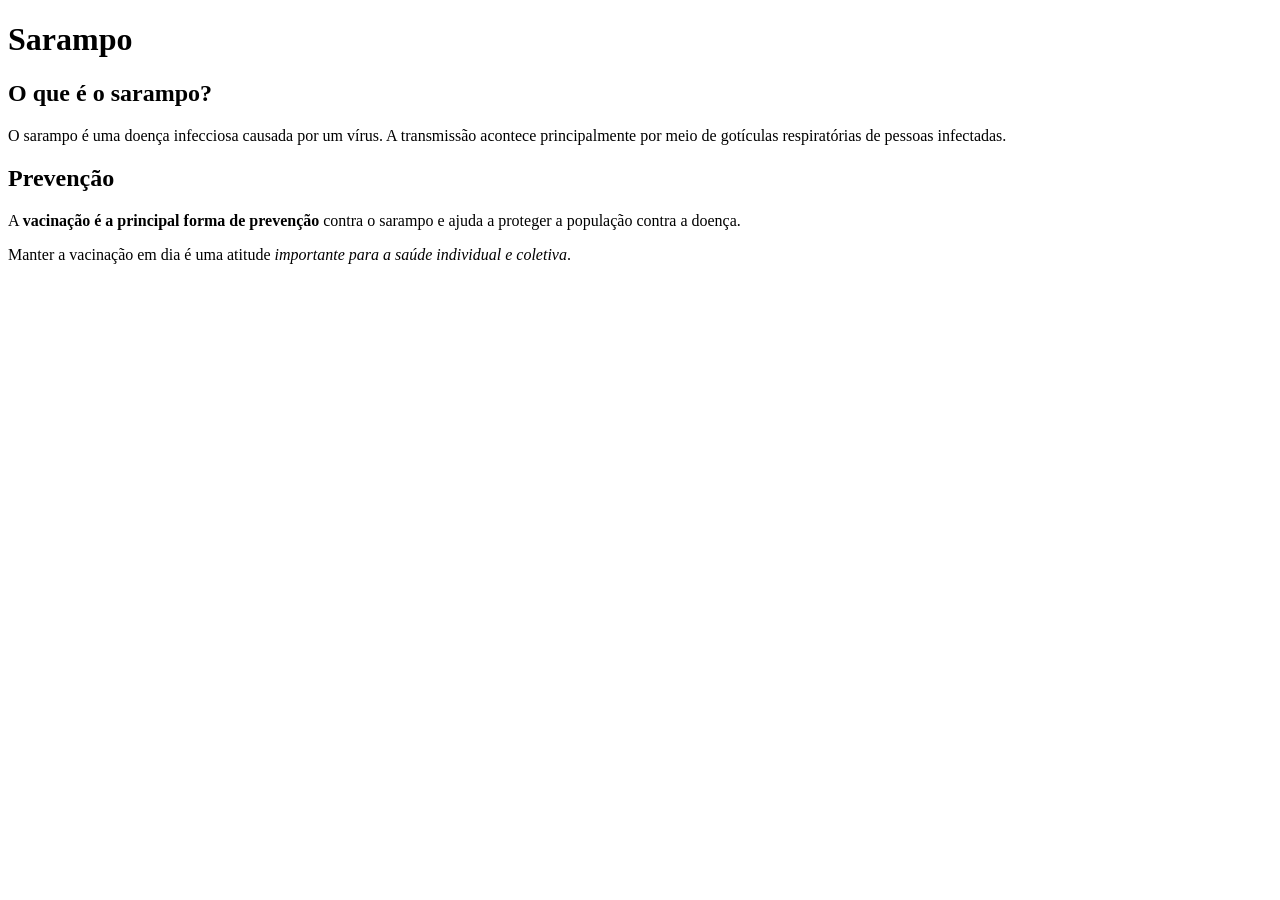
<file: Atividade_aula_02/index.html>
<!DOCTYPE html>
<html lang="pt-br">

<head>
    <meta charset="utf-8">
    <title>Sarampo - Informação e Prevenção</title>
</head>

<body>
    <h1>Sarampo</h1>
    <h2>O que é o sarampo?</h2>
    <p>
        O sarampo é uma doença infecciosa causada por um vírus.
        A transmissão acontece principalmente por meio de gotículas
        respiratórias de pessoas infectadas.
    </p>
    <h2>Prevenção</h2>
    <p>
        A <strong>vacinação é a principal forma de prevenção</strong>
        contra o sarampo e ajuda a proteger a população contra a doença.
    </p>
    <p>
        Manter a vacinação em dia é uma atitude
        <em>importante para a saúde individual e coletiva</em>.
    </p>
</body>

</html>
</file>
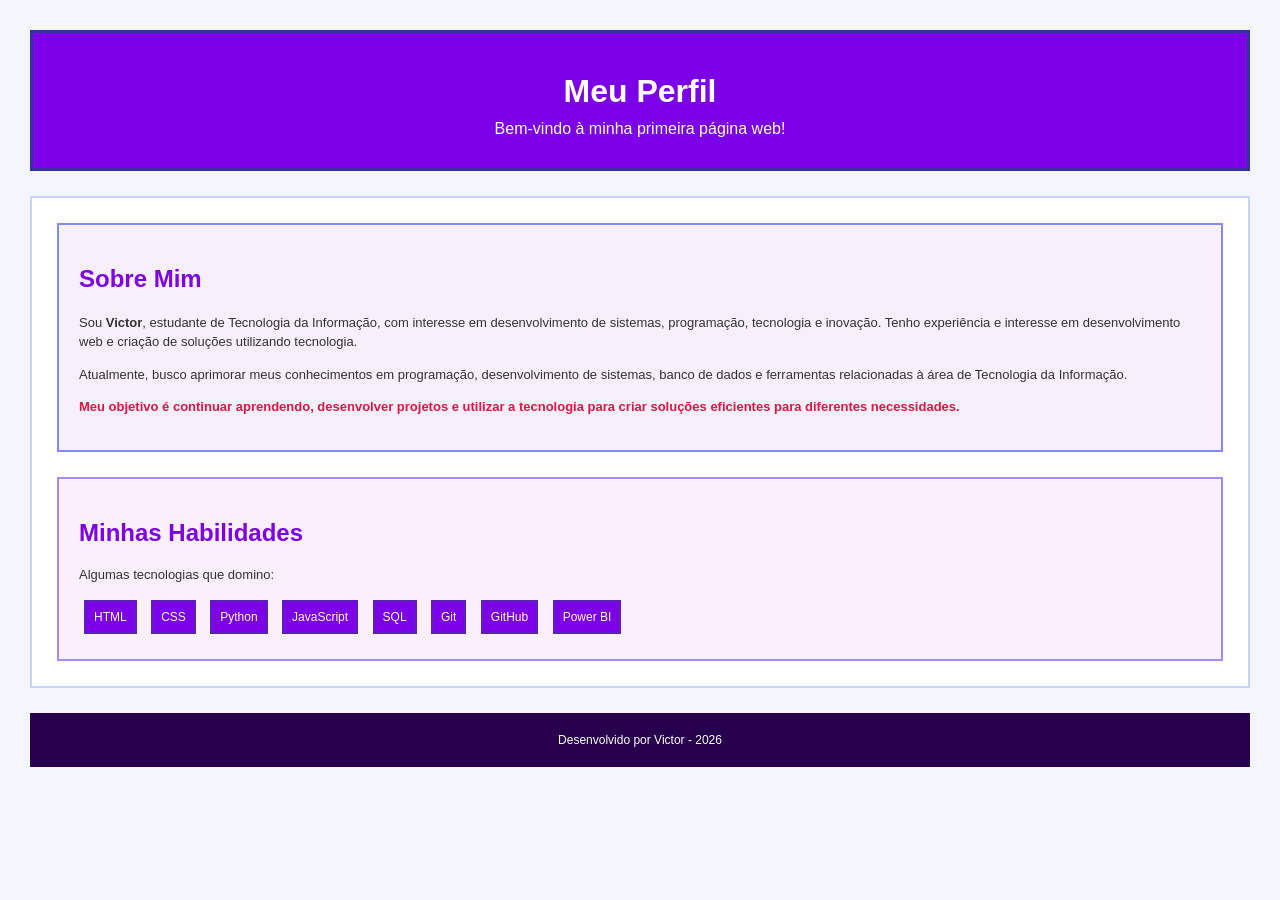
<file: Atividade_aula_03/index.html>
<!DOCTYPE html>
<html lang="pt-BR">

<head>
    <meta charset="UTF-8">
    <meta name="viewport" content="width=device-width, initial-scale=1.0">
    <title>Meu Perfil</title>

    <link rel="stylesheet" href="style.css">
</head>

<body>

    <!-- CABEÇALHO -->
    <header class="cabecalho">
        <h1>Meu Perfil</h1>
        <p>Bem-vindo à minha primeira página web!</p>
    </header>


    <!-- CONTEÚDO -->
    <main class="conteudo">

        <!-- SOBRE MIM -->
        <section class="sobre">
            <h2>Sobre Mim</h2>

            <p>
                Sou <strong>Victor</strong>, estudante de Tecnologia da Informação,
                com interesse em desenvolvimento de sistemas, programação,
                tecnologia e inovação. Tenho experiência e interesse em
                desenvolvimento web e criação de soluções utilizando tecnologia.
            </p>

            <p>
                Atualmente, busco aprimorar meus conhecimentos em programação,
                desenvolvimento de sistemas, banco de dados e ferramentas
                relacionadas à área de Tecnologia da Informação.
            </p>

            <p class="destaque">
                Meu objetivo é continuar aprendendo, desenvolver projetos
                e utilizar a tecnologia para criar soluções eficientes
                para diferentes necessidades.
            </p>
        </section>


        <!-- HABILIDADES -->
        <section class="habilidades">

            <h2>Minhas Habilidades</h2>

            <p>
                Algumas tecnologias que domino:
            </p>

            <span>HTML</span>
            <span>CSS</span>
            <span>Python</span>
            <span>JavaScript</span>
            <span>SQL</span>
            <span>Git</span>
            <span>GitHub</span>
            <span>Power BI</span>
        </section>

    </main>


    <!-- RODAPÉ -->
    <footer class="rodape">
        <p>Desenvolvido por Victor - 2026</p>
    </footer>

</body>

</html>
</file>
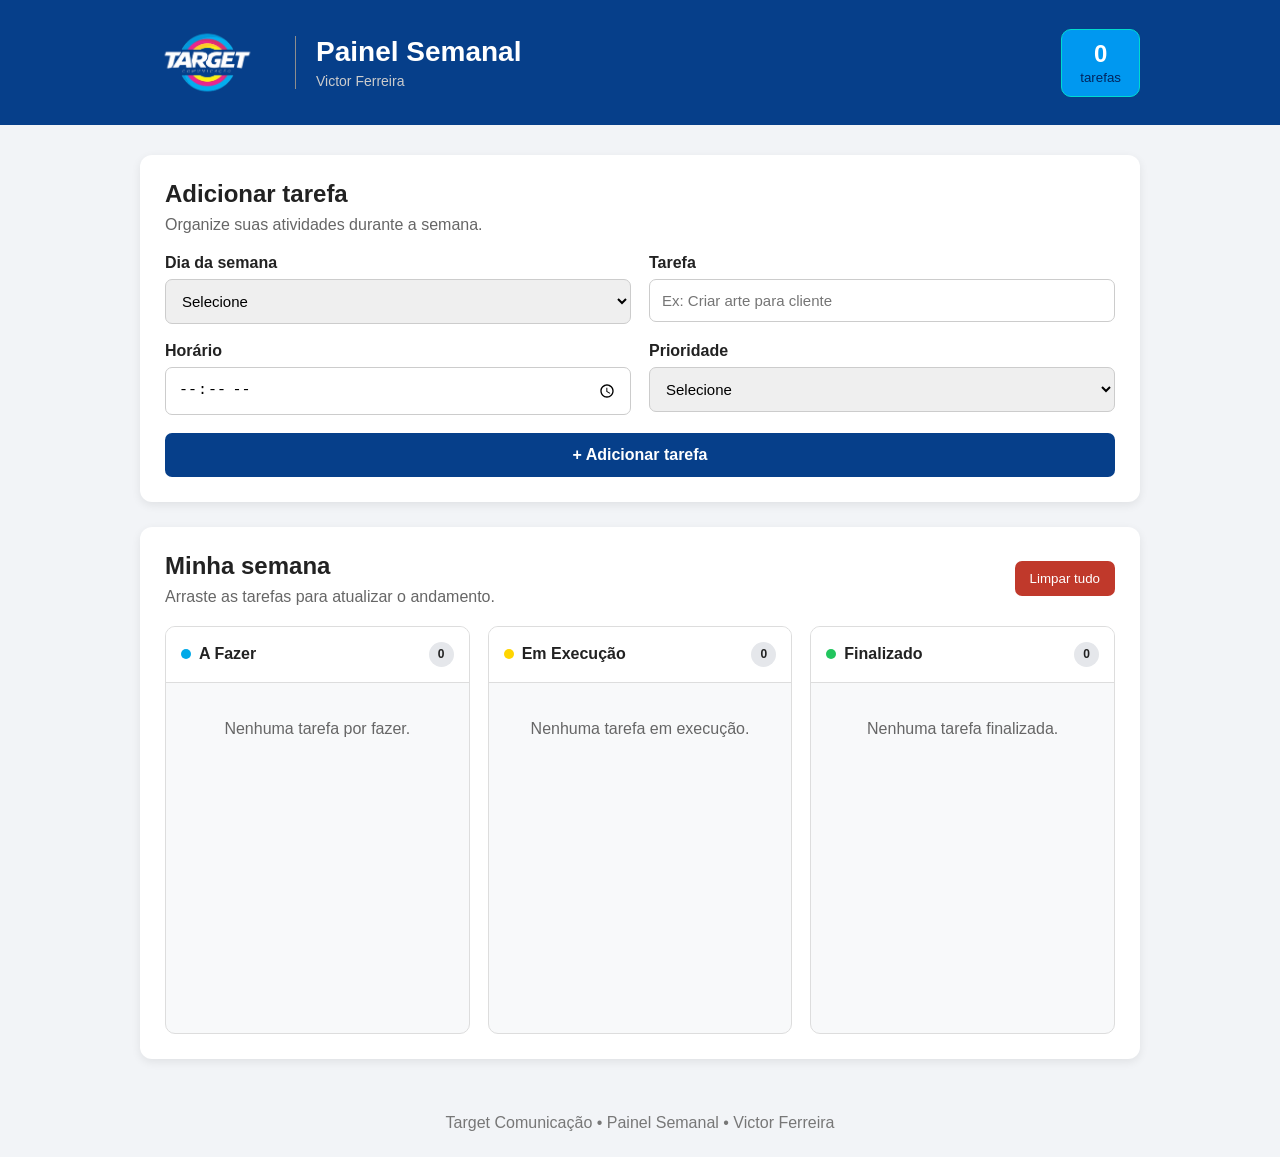
<file: Atividade_aula_04/index.html>
<!DOCTYPE html>
<html lang="pt-BR">

<head>

    <meta charset="UTF-8">

    <meta name="viewport" content="width=device-width, initial-scale=1.0">

    <title>Painel Semanal - Victor Ferreira</title>

    <link rel="stylesheet" href="estilo.css">

</head>


<body>


    <header>

        <div class="cabecalho">

            <div class="identidade">

                <img
                    src="logo-target.png"
                    alt="Target Comunicação"
                    class="logo"
                >

                <div class="titulo">

                    <h1>Painel Semanal</h1>

                    <p>Victor Ferreira</p>

                </div>

            </div>


            <div class="contador">

                <span id="totalTarefas">0</span>

                <small>tarefas</small>

            </div>

        </div>

    </header>


    <main>


        <!-- CADASTRO -->

        <section class="cadastro">

            <h2>Adicionar tarefa</h2>

            <p>
                Organize suas atividades durante a semana.
            </p>


            <form id="formulario">


                <div class="campo">

                    <label for="dia">
                        Dia da semana
                    </label>

                    <select id="dia" required>

                        <option value="">
                            Selecione
                        </option>

                        <option value="Segunda-feira">
                            Segunda-feira
                        </option>

                        <option value="Terça-feira">
                            Terça-feira
                        </option>

                        <option value="Quarta-feira">
                            Quarta-feira
                        </option>

                        <option value="Quinta-feira">
                            Quinta-feira
                        </option>

                        <option value="Sexta-feira">
                            Sexta-feira
                        </option>

                        <option value="Sábado">
                            Sábado
                        </option>

                        <option value="Domingo">
                            Domingo
                        </option>

                    </select>

                </div>


                <div class="campo">

                    <label for="tarefa">
                        Tarefa
                    </label>

                    <input
                        type="text"
                        id="tarefa"
                        placeholder="Ex: Criar arte para cliente"
                        required
                    >

                </div>


                <div class="campo">

                    <label for="horario">
                        Horário
                    </label>

                    <input
                        type="time"
                        id="horario"
                        required
                    >

                </div>


                <div class="campo">

                    <label for="prioridade">
                        Prioridade
                    </label>

                    <select id="prioridade" required>

                        <option value="">
                            Selecione
                        </option>

                        <option value="Baixa">
                            Baixa
                        </option>

                        <option value="Média">
                            Média
                        </option>

                        <option value="Alta">
                            Alta
                        </option>

                    </select>

                </div>


                <button
                    type="submit"
                    class="botao-adicionar"
                >

                    + Adicionar tarefa

                </button>

            </form>

        </section>



        <!-- PAINEL -->

        <section class="painel">


            <div class="titulo-lista">

                <div>

                    <h2>Minha semana</h2>

                    <p>
                        Arraste as tarefas para atualizar o andamento.
                    </p>

                </div>


                <button
                    type="button"
                    id="limpar"
                    class="botao-limpar"
                >

                    Limpar tudo

                </button>

            </div>



            <div class="kanban">


                <!-- A FAZER -->

                <div
                    class="coluna"
                    data-status="a-fazer"
                >

                    <div class="cabecalho-coluna">

                        <div class="titulo-coluna">

                            <span class="bolinha azul"></span>

                            <h3>A Fazer</h3>

                        </div>

                        <span
                            class="quantidade"
                            id="quantidadeAFazer"
                        >
                            0
                        </span>

                    </div>


                    <div
                        class="area-tarefas"
                        id="aFazer"
                    >

                    </div>

                </div>



                <!-- EM EXECUÇÃO -->

                <div
                    class="coluna"
                    data-status="em-execucao"
                >

                    <div class="cabecalho-coluna">

                        <div class="titulo-coluna">

                            <span class="bolinha amarelo"></span>

                            <h3>Em Execução</h3>

                        </div>

                        <span
                            class="quantidade"
                            id="quantidadeExecucao"
                        >
                            0
                        </span>

                    </div>


                    <div
                        class="area-tarefas"
                        id="emExecucao"
                    >

                    </div>

                </div>



                <!-- FINALIZADO -->

                <div
                    class="coluna"
                    data-status="finalizado"
                >

                    <div class="cabecalho-coluna">

                        <div class="titulo-coluna">

                            <span class="bolinha verde"></span>

                            <h3>Finalizado</h3>

                        </div>

                        <span
                            class="quantidade"
                            id="quantidadeFinalizado"
                        >
                            0
                        </span>

                    </div>


                    <div
                        class="area-tarefas"
                        id="finalizado"
                    >

                    </div>

                </div>


            </div>

        </section>

    </main>



    <footer>

        <p>
            Target Comunicação • Painel Semanal
            • Victor Ferreira
        </p>

    </footer>



    <script src="script.js"></script>

</body>

</html>
</file>
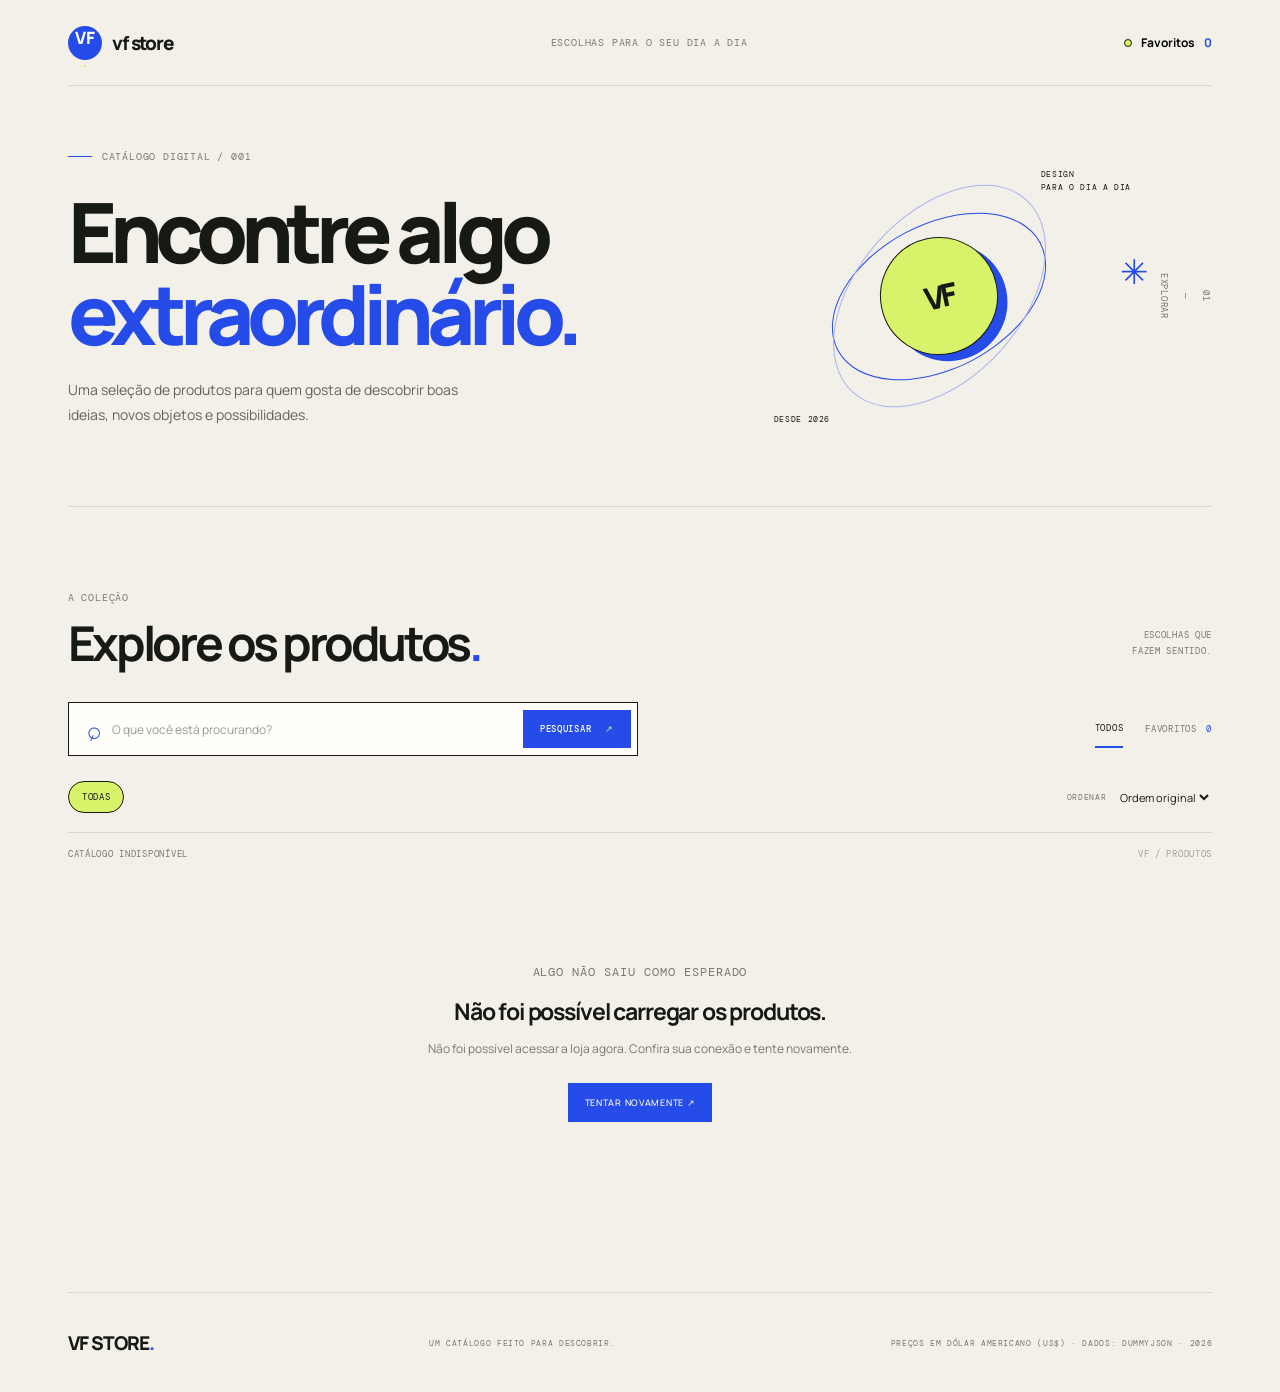
<file: Atividade_Catalogo_Interativo - VF_STORE/index.html>
<!DOCTYPE html>
<html lang="pt-BR">
<head>
  <meta charset="UTF-8">
  <meta name="viewport" content="width=device-width, initial-scale=1.0">
  <meta name="description" content="VF STORE — um catálogo digital para descobrir produtos e boas escolhas.">
  <meta name="theme-color" content="#f4f2ed">
  <title>VF STORE — catálogo digital</title>
  <link rel="preconnect" href="https://fonts.googleapis.com">
  <link rel="preconnect" href="https://fonts.gstatic.com" crossorigin>
  <link href="https://fonts.googleapis.com/css2?family=DM+Mono:wght@400;500&family=Manrope:wght@400;500;600;700;800&display=swap" rel="stylesheet">
  <link rel="stylesheet" href="css/style.css">
  <script src="js/script.js" defer></script>
</head>
<body>
  <div class="page-shell">
    <header class="topbar">
      <a class="brand" href="#inicio" aria-label="VF STORE, página inicial">
        <span class="brand-mark">VF<span>.</span></span>
        <span class="brand-name">vf store</span>
      </a>

      <p class="topbar-note">ESCOLHAS PARA O SEU DIA A DIA</p>

      <button class="favorites-shortcut" id="favoritesShortcut" type="button">
        <span class="shortcut-dot"></span>
        Favoritos <span class="favorite-count" id="favoriteCount">0</span>
      </button>
    </header>

    <main id="inicio">
      <section class="intro-section">
        <div class="intro-copy">
          <p class="eyebrow"><span class="eyebrow-line"></span> CATÁLOGO DIGITAL / 001</p>
          <h1>Encontre algo<br><span>extraordinário.</span></h1>
          <p class="intro-description">Uma seleção de produtos para quem gosta de descobrir boas ideias, novos objetos e possibilidades.</p>
        </div>
        <div class="intro-art" aria-hidden="true">
          <div class="art-orbit orbit-one"></div>
          <div class="art-orbit orbit-two"></div>
          <div class="art-core">VF</div>
          <span class="art-label label-top">DESIGN<br>PARA O DIA A DIA</span>
          <span class="art-label label-bottom">DESDE 2026</span>
          <span class="art-cross">✳</span>
        </div>
        <div class="intro-index"><span>01</span><span>—</span><span>EXPLORAR</span></div>
      </section>

      <section class="catalog-section" aria-labelledby="catalogTitle">
        <div class="catalog-heading">
          <div>
            <p class="eyebrow">A COLEÇÃO</p>
            <h2 id="catalogTitle">Explore os produtos<span class="heading-period">.</span></h2>
          </div>
          <p class="catalog-caption">ESCOLHAS QUE<br>FAZEM SENTIDO.</p>
        </div>

        <div class="catalog-toolbar">
          <form class="search-form" id="searchForm" role="search">
            <label class="sr-only" for="searchInput">Pesquisar produtos pelo nome</label>
            <span class="search-symbol" aria-hidden="true">⌕</span>
            <input id="searchInput" type="search" placeholder="O que você está procurando?" autocomplete="off">
            <button type="submit" aria-label="Pesquisar">PESQUISAR <span>↗</span></button>
          </form>
          <div class="view-controls">
            <button class="view-button active" id="allProductsButton" type="button">TODOS</button>
            <button class="view-button" id="favoritesButton" type="button">FAVORITOS <span id="favoritesButtonCount">0</span></button>
          </div>
        </div>

        <div class="filter-row">
          <div class="category-list" id="categoryList" aria-label="Filtrar por categoria">
            <button class="category-chip active" type="button" data-category="all">Todas</button>
          </div>
          <label class="sort-control" for="sortSelect">
            <span>ORDENAR</span>
            <select id="sortSelect">
              <option value="default">Ordem original</option>
              <option value="price-asc">Menor preço</option>
              <option value="price-desc">Maior preço</option>
              <option value="name">Nome A–Z</option>
            </select>
          </label>
        </div>

        <div class="results-line">
          <p id="resultsLabel">CARREGANDO CATÁLOGO<span class="loading-pulse">...</span></p>
          <p class="results-code">VF / PRODUTOS</p>
        </div>

        <div class="status-message" id="statusMessage" role="status" aria-live="polite">
          <span class="loader"></span>
          <span>Buscando produtos para você...</span>
        </div>

        <div class="product-grid" id="productGrid" aria-live="polite"></div>

        <div class="empty-state hidden" id="emptyState">
          <span class="empty-icon">○</span>
          <h3>Nenhum resultado por aqui.</h3>
          <p>Tente outro termo ou escolha uma categoria diferente.</p>
          <button class="text-action" id="clearFiltersButton" type="button">LIMPAR FILTROS ↗</button>
        </div>

        <div class="error-state hidden" id="errorState" role="alert">
          <p class="eyebrow">ALGO NÃO SAIU COMO ESPERADO</p>
          <h3>Não foi possível carregar os produtos.</h3>
          <p id="errorText">Verifique sua conexão e tente novamente.</p>
          <button class="primary-button" id="retryButton" type="button">TENTAR NOVAMENTE ↗</button>
        </div>
      </section>
    </main>

    <footer class="footer">
      <a class="footer-brand" href="#inicio">VF STORE<span>.</span></a>
      <p>UM CATÁLOGO FEITO PARA DESCOBRIR.</p>
      <p class="footer-credit">PREÇOS EM DÓLAR AMERICANO (US$) · DADOS: DUMMYJSON · 2026</p>
    </footer>
  </div>

  <!-- A janela de detalhes é preenchida pelo JavaScript quando um produto é selecionado. -->
  <div class="modal-backdrop hidden" id="productModal" role="dialog" aria-modal="true" aria-labelledby="modalTitle">
    <div class="product-modal">
      <button class="modal-close" id="modalClose" type="button" aria-label="Fechar detalhes">×</button>
      <div class="modal-content" id="modalContent"></div>
    </div>
  </div>
</body>
</html>
</file>
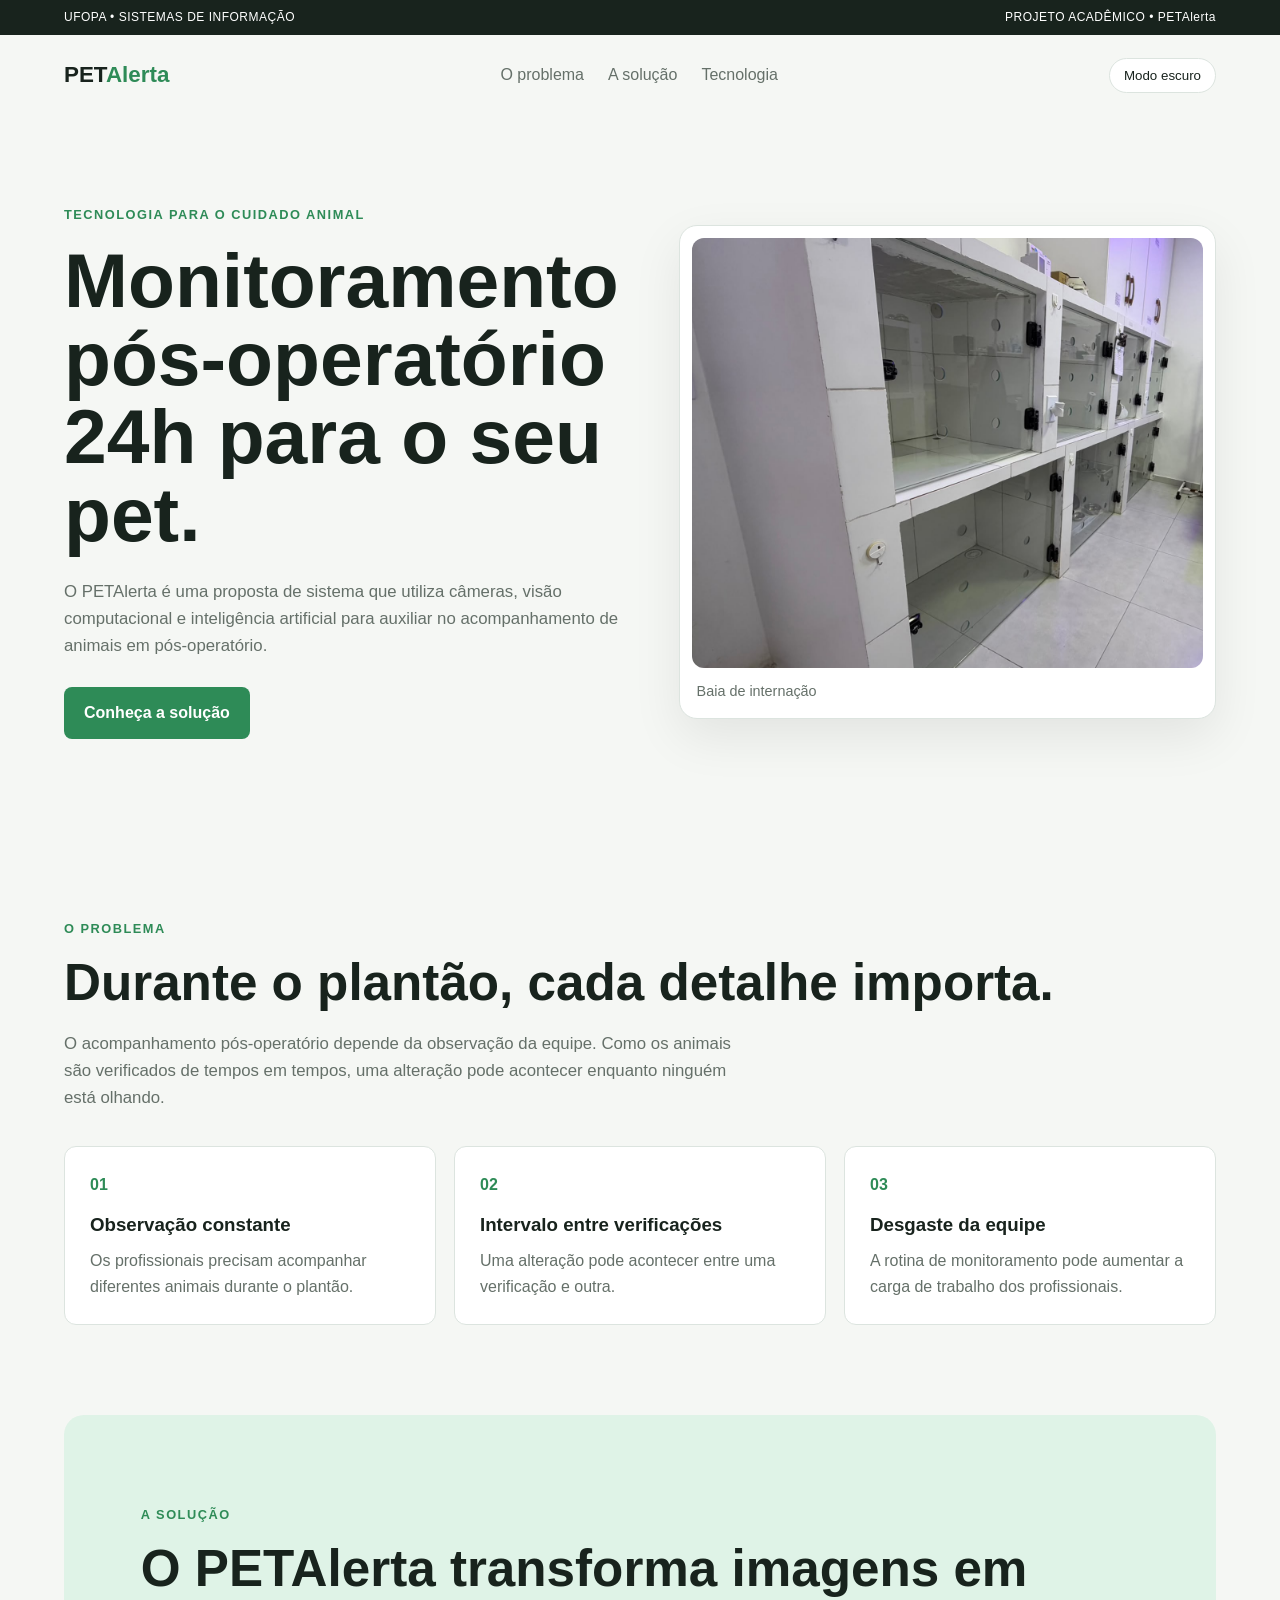
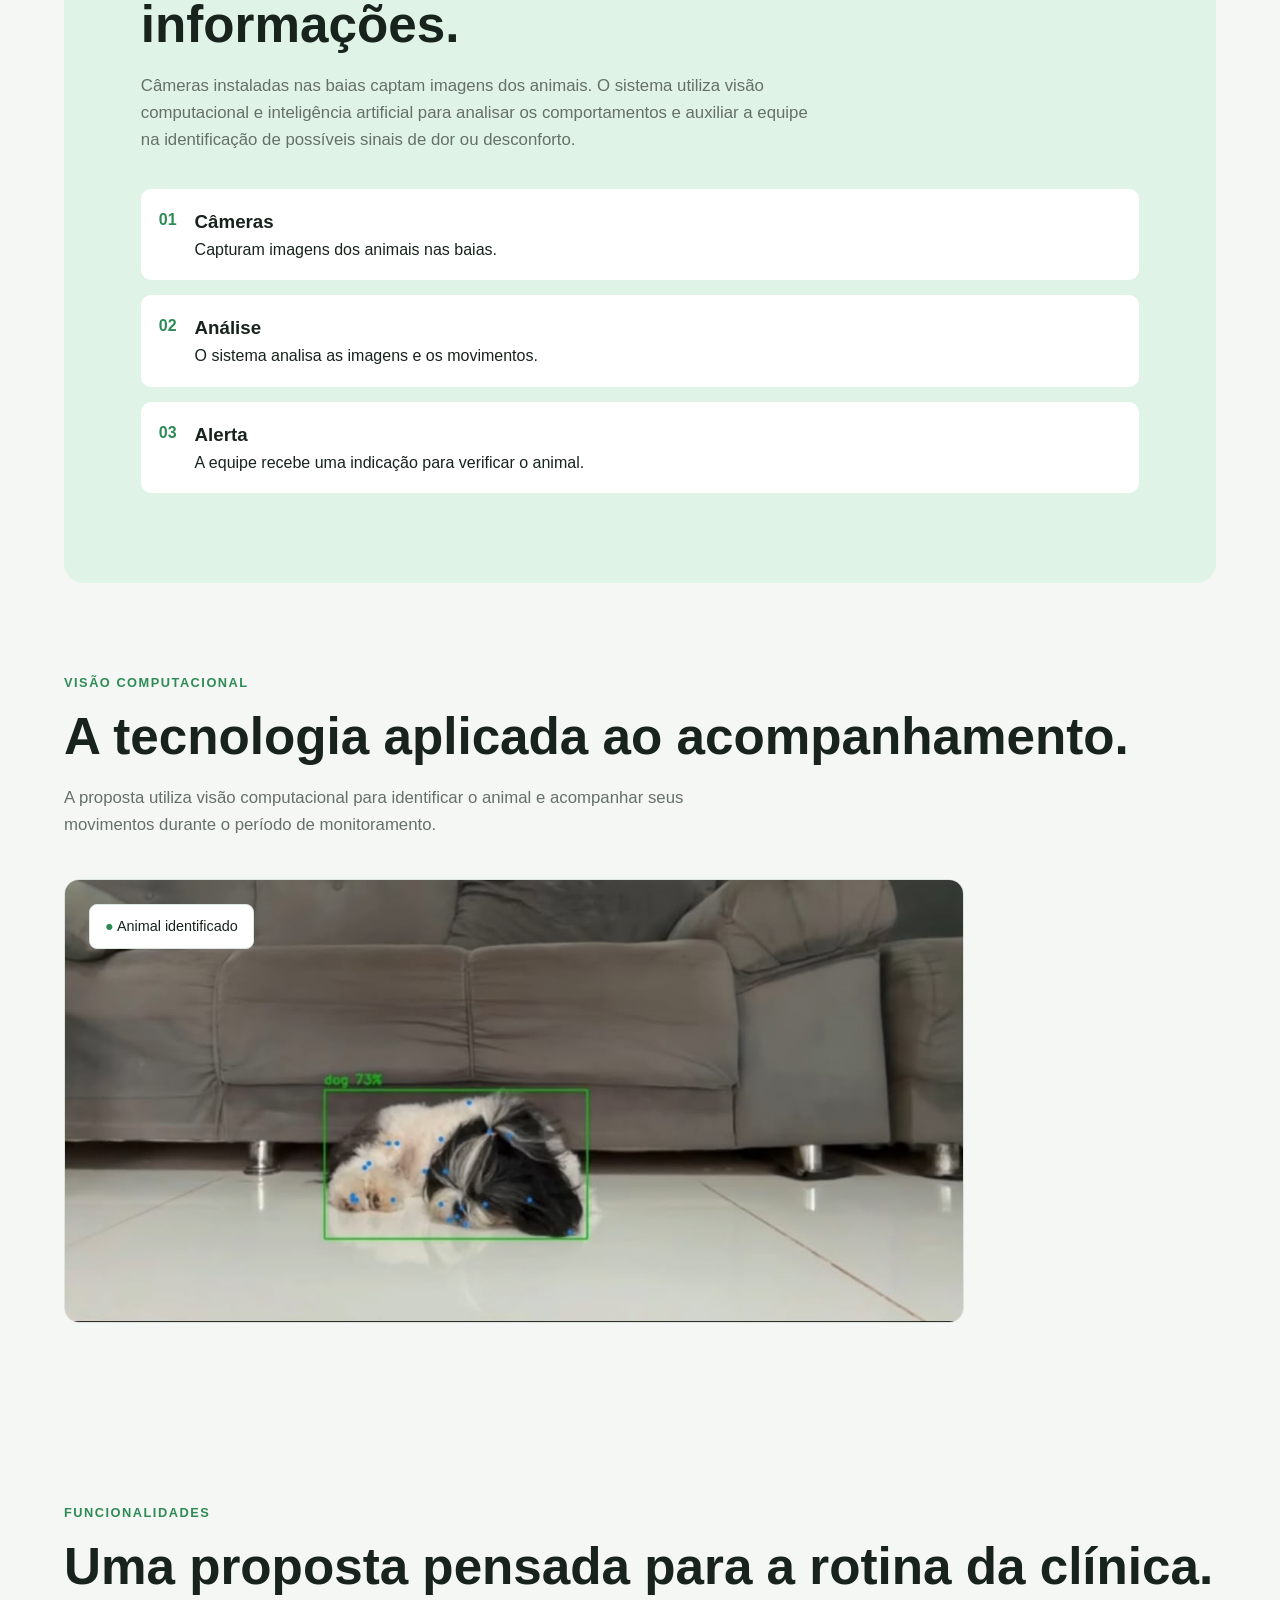
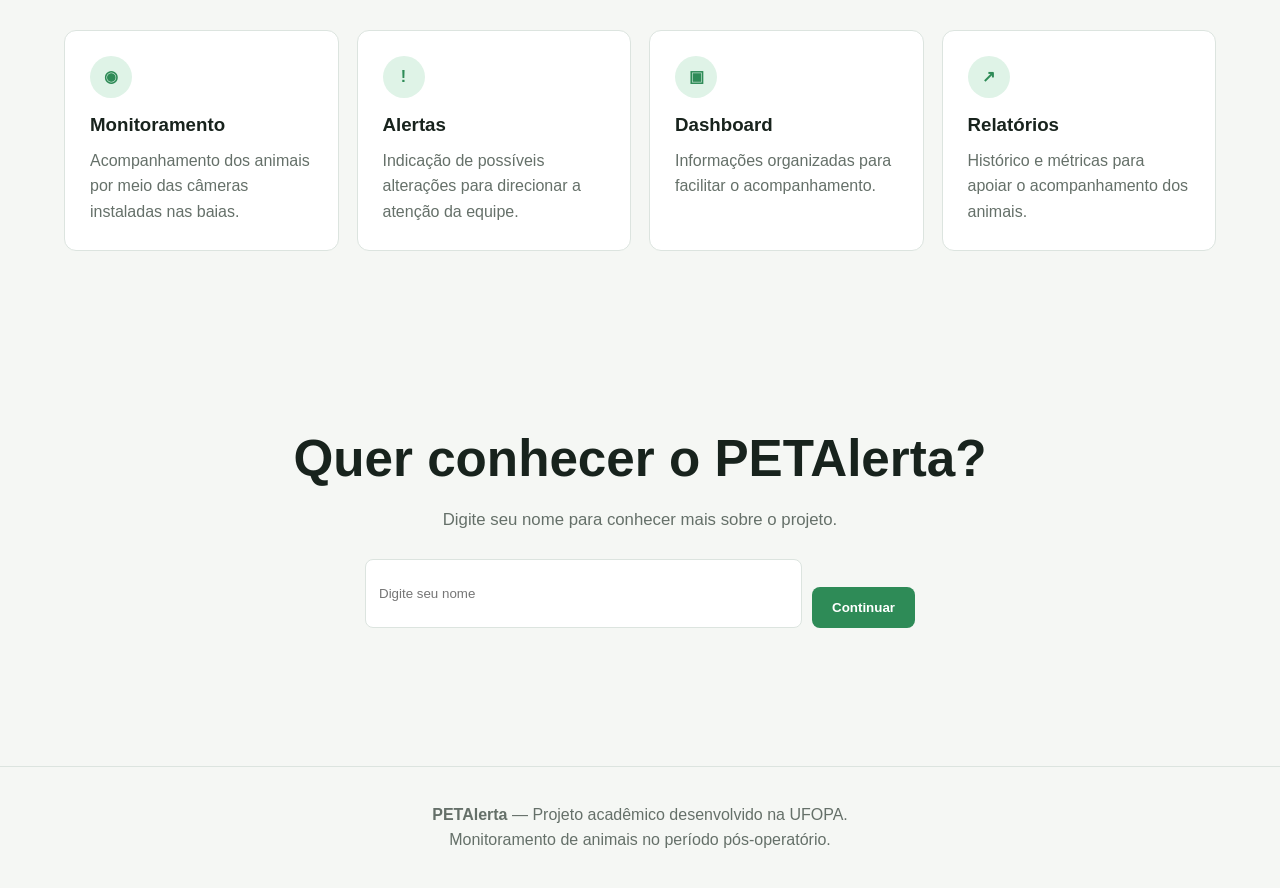
<file: Avaliação_01/index.html>
<!DOCTYPE html>
<html lang="pt-BR">

<head>

    <!-- Define a codificação -->
    <meta charset="UTF-8">

    <!-- Adapta para celular -->
    <meta name="viewport" content="width=device-width, initial-scale=1.0">

    <!-- Título -->
    <title>PETAlerta | Monitoramento Pós-Operatório</title>

    <!-- Conecta o CSS -->
    <link rel="stylesheet" href="estilo.css">

</head>

<body>

    <!-- Barra superior -->
    <div class="barra-superior">

        <div>
            UFOPA • SISTEMAS DE INFORMAÇÃO
        </div>

        <div>
            PROJETO ACADÊMICO • PETAlerta
        </div>

    </div>


    <!-- Cabeçalho -->
    <header class="cabecalho">

        <!-- Logo -->
        <a href="#inicio" class="logo">
            PET<span>Alerta</span>
        </a>

        <!-- Menu -->
        <nav class="menu">
            <a href="#problema">O problema</a>
            <a href="#solucao">A solução</a>
            <a href="#tecnologia">Tecnologia</a>
        </nav>

        <!-- Botão do tema -->
        <button id="botaoTema" class="botao-tema">
            Modo escuro
        </button>

    </header>


    <!-- Conteúdo principal -->
    <main>

        <!-- Apresentação -->
        <section id="inicio" class="hero">

            <div class="hero-texto">

                <p class="etiqueta">
                    TECNOLOGIA PARA O CUIDADO ANIMAL
                </p>

                <h1>
                    Monitoramento pós-operatório 24h para o seu pet.
                </h1>

                <p class="descricao">
                    O PETAlerta é uma proposta de sistema que utiliza câmeras,
                    visão computacional e inteligência artificial para auxiliar
                    no acompanhamento de animais em pós-operatório.
                </p>

                <a href="#solucao" class="botao-principal">
                    Conheça a solução
                </a>

            </div>


            <!-- Foto da baia -->
            <div class="imagem-principal">

                <img
                    src="imagens/baia.jpeg"
                    alt="Baia utilizada para internação de animais"
                >

                <div class="legenda-imagem">
                    Baia de internação
                </div>

            </div>

        </section>


        <!-- Problema -->
        <section id="problema" class="secao">

            <p class="etiqueta">
                O PROBLEMA
            </p>

            <h2>
                Durante o plantão, cada detalhe importa.
            </h2>

            <p class="texto-secao">
                O acompanhamento pós-operatório depende da observação
                da equipe. Como os animais são verificados de tempos em
                tempos, uma alteração pode acontecer enquanto ninguém
                está olhando.
            </p>


            <div class="cards">

                <article class="card">

                    <span class="numero">
                        01
                    </span>

                    <h3>
                        Observação constante
                    </h3>

                    <p>
                        Os profissionais precisam acompanhar diferentes
                        animais durante o plantão.
                    </p>

                </article>


                <article class="card">

                    <span class="numero">
                        02
                    </span>

                    <h3>
                        Intervalo entre verificações
                    </h3>

                    <p>
                        Uma alteração pode acontecer entre uma verificação
                        e outra.
                    </p>

                </article>


                <article class="card">

                    <span class="numero">
                        03
                    </span>

                    <h3>
                        Desgaste da equipe
                    </h3>

                    <p>
                        A rotina de monitoramento pode aumentar a carga
                        de trabalho dos profissionais.
                    </p>

                </article>

            </div>

        </section>


        <!-- Solução -->
        <section id="solucao" class="secao destaque">

            <p class="etiqueta">
                A SOLUÇÃO
            </p>

            <h2>
                O PETAlerta transforma imagens em informações.
            </h2>

            <p class="texto-secao">
                Câmeras instaladas nas baias captam imagens dos animais.
                O sistema utiliza visão computacional e inteligência
                artificial para analisar os comportamentos e auxiliar
                a equipe na identificação de possíveis sinais de dor
                ou desconforto.
            </p>


            <!-- Etapas -->
            <div class="passos">

                <div class="passo">

                    <span>
                        01
                    </span>

                    <div>

                        <h3>
                            Câmeras
                        </h3>

                        <p>
                            Capturam imagens dos animais nas baias.
                        </p>

                    </div>

                </div>


                <div class="passo">

                    <span>
                        02
                    </span>

                    <div>

                        <h3>
                            Análise
                        </h3>

                        <p>
                            O sistema analisa as imagens e os movimentos.
                        </p>

                    </div>

                </div>


                <div class="passo">

                    <span>
                        03
                    </span>

                    <div>

                        <h3>
                            Alerta
                        </h3>

                        <p>
                            A equipe recebe uma indicação para verificar
                            o animal.
                        </p>

                    </div>

                </div>

            </div>

        </section>


        <!-- Tecnologia -->
        <section id="tecnologia" class="secao">

            <p class="etiqueta">
                VISÃO COMPUTACIONAL
            </p>

            <h2>
                A tecnologia aplicada ao acompanhamento.
            </h2>

            <p class="texto-secao">
                A proposta utiliza visão computacional para identificar
                o animal e acompanhar seus movimentos durante o período
                de monitoramento.
            </p>


            <!-- Foto do cachorro -->
            <div class="imagem-tecnologia">

                <img
                    src="imagens/cachorro.jpeg"
                    alt="Cachorro sendo analisado pelo sistema de visão computacional"
                >

                <div class="marcador">

                    <span>
                        ●
                    </span>

                    Animal identificado

                </div>

            </div>

        </section>


        <!-- Funcionalidades -->
        <section class="secao">

            <p class="etiqueta">
                FUNCIONALIDADES
            </p>

            <h2>
                Uma proposta pensada para a rotina da clínica.
            </h2>


            <div class="cards funcionalidades">

                <article class="card">

                    <div class="icone">
                        ◉
                    </div>

                    <h3>
                        Monitoramento
                    </h3>

                    <p>
                        Acompanhamento dos animais por meio das câmeras
                        instaladas nas baias.
                    </p>

                </article>


                <article class="card">

                    <div class="icone">
                        !
                    </div>

                    <h3>
                        Alertas
                    </h3>

                    <p>
                        Indicação de possíveis alterações para direcionar
                        a atenção da equipe.
                    </p>

                </article>


                <article class="card">

                    <div class="icone">
                        ▣
                    </div>

                    <h3>
                        Dashboard
                    </h3>

                    <p>
                        Informações organizadas para facilitar
                        o acompanhamento.
                    </p>

                </article>


                <article class="card">

                    <div class="icone">
                        ↗
                    </div>

                    <h3>
                        Relatórios
                    </h3>

                    <p>
                        Histórico e métricas para apoiar o acompanhamento
                        dos animais.
                    </p>

                </article>

            </div>

        </section>


        <!-- Área interativa -->
        <section class="secao interacao">

            <h2>
                Quer conhecer o PETAlerta?
            </h2>

            <p class="texto-secao">
                Digite seu nome para conhecer mais sobre o projeto.
            </p>


            <!-- Formulário -->
            <form id="formulario" class="formulario">

                <input
                    id="nomeUsuario"
                    type="text"
                    placeholder="Digite seu nome"
                >

                <button
                    type="submit"
                    class="botao-principal"
                >
                    Continuar
                </button>

            </form>

            <p id="mensagem" class="mensagem"></p>

        </section>

    </main>


    <!-- Rodapé -->
    <footer class="rodape">

        <p>
            <strong>PETAlerta</strong> — Projeto acadêmico desenvolvido na UFOPA.
        </p>

        <p>
            Monitoramento de animais no período pós-operatório.
        </p>

    </footer>


    <!-- Conecta o JavaScript -->
    <script src="script.js"></script>

</body>

</html>
</file>
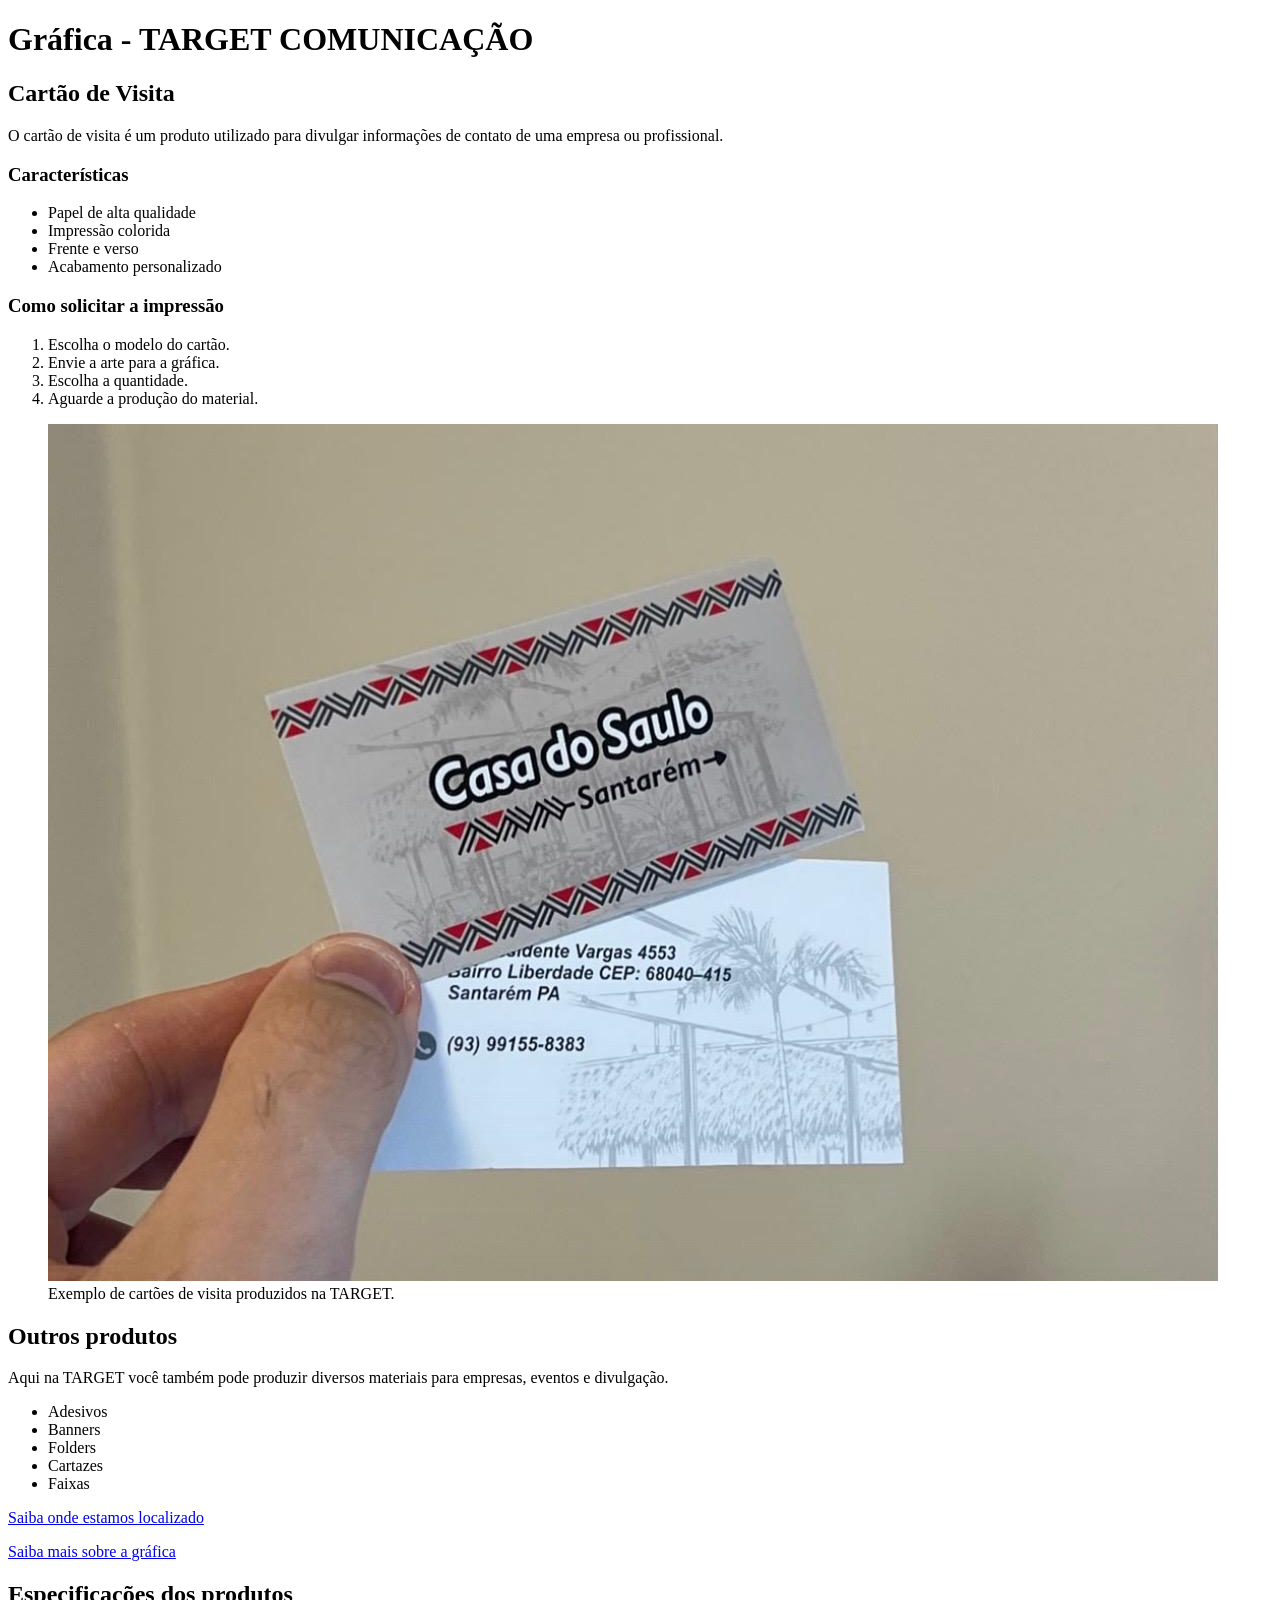
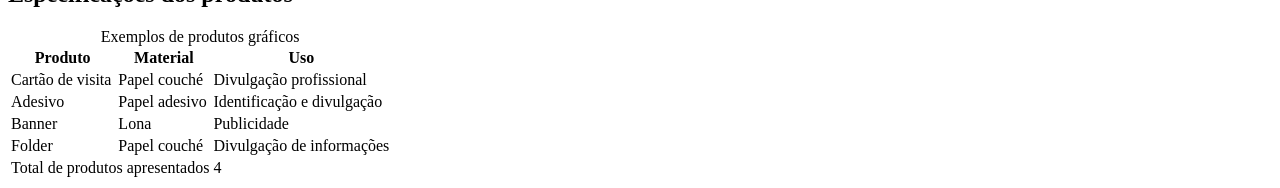
<file: Atividade_aula_02/produto.html>
<!DOCTYPE html>
<html lang="pt-br">

<head>
    <meta charset="utf-8">
    <title>TARGET COMUNICAÇÃO</title>
</head>

<body>

    <h1>Gráfica - TARGET COMUNICAÇÃO</h1>

    <h2>Cartão de Visita</h2>

    <p>
        O cartão de visita é um produto utilizado para divulgar
        informações de contato de uma empresa ou profissional.
    </p>

    <h3>Características</h3>

    <ul>
        <li>Papel de alta qualidade</li>
        <li>Impressão colorida</li>
        <li>Frente e verso</li>
        <li>Acabamento personalizado</li>
    </ul>

    <h3>Como solicitar a impressão</h3>

    <ol>
        <li>Escolha o modelo do cartão.</li>
        <li>Envie a arte para a gráfica.</li>
        <li>Escolha a quantidade.</li>
        <li>Aguarde a produção do material.</li>
    </ol>

    <figure>
        <img src="img/cartao.jpeg" alt="Cartões de visita impressos em uma gráfica">

        <figcaption>
            Exemplo de cartões de visita produzidos na TARGET.
        </figcaption>
    </figure>

    <h2>Outros produtos</h2>

    <p>
        Aqui na TARGET você também pode produzir diversos materiais para
        empresas, eventos e divulgação.
    </p>

    <ul>
        <li>Adesivos</li>
        <li>Banners</li>
        <li>Folders</li>
        <li>Cartazes</li>
        <li>Faixas</li>
    </ul>

    <p>
        <a href="https://maps.app.goo.gl/NMTXq52beDdhCTHe9" target="_blank">
            Saiba onde estamos localizado 
        </a>
    </p>

    <p>
        <a href="sobre.html">
            Saiba mais sobre a gráfica
        </a>
    </p>

    <h2>Especificações dos produtos</h2>

    <table>

        <caption>Exemplos de produtos gráficos</caption>

        <thead>
            <tr>
                <th>Produto</th>
                <th>Material</th>
                <th>Uso</th>
            </tr>
        </thead>

        <tbody>

            <tr>
                <td>Cartão de visita</td>
                <td>Papel couché</td>
                <td>Divulgação profissional</td>
            </tr>

            <tr>
                <td>Adesivo</td>
                <td>Papel adesivo</td>
                <td>Identificação e divulgação</td>
            </tr>

            <tr>
                <td>Banner</td>
                <td>Lona</td>
                <td>Publicidade</td>
            </tr>

            <tr>
                <td>Folder</td>
                <td>Papel couché</td>
                <td>Divulgação de informações</td>
            </tr>

        </tbody>

        <tfoot>
            <tr>
                <td colspan="2">Total de produtos apresentados</td>
                <td>4</td>
            </tr>
        </tfoot>

    </table>

</body>

</html>
</file>
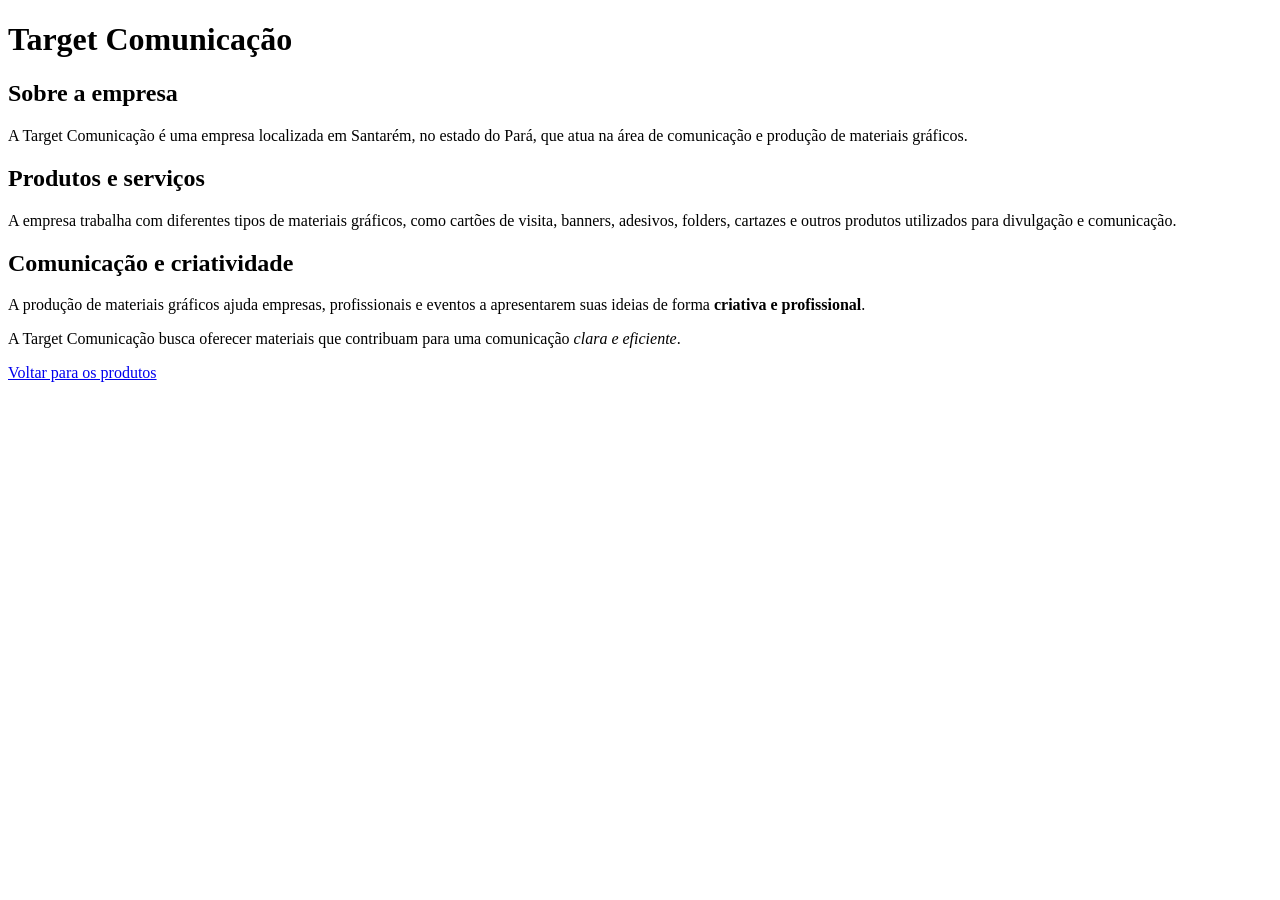
<file: Atividade_aula_02/sobre.html>
<!DOCTYPE html>
<html lang="pt-br">

<head>
    <meta charset="utf-8">
    <title>Sobre a Target Comunicação</title>
</head>

<body>

    <h1>Target Comunicação</h1>

    <h2>Sobre a empresa</h2>

    <p>
        A Target Comunicação é uma empresa localizada em
        Santarém, no estado do Pará, que atua na área de
        comunicação e produção de materiais gráficos.
    </p>

    <h2>Produtos e serviços</h2>

    <p>
        A empresa trabalha com diferentes tipos de materiais
        gráficos, como cartões de visita, banners, adesivos,
        folders, cartazes e outros produtos utilizados para
        divulgação e comunicação.
    </p>

    <h2>Comunicação e criatividade</h2>

    <p>
        A produção de materiais gráficos ajuda empresas,
        profissionais e eventos a apresentarem suas ideias
        de forma <strong>criativa e profissional</strong>.
    </p>

    <p>
        A Target Comunicação busca oferecer materiais que
        contribuam para uma comunicação <em>clara e eficiente</em>.
    </p>

    <p>
        <a href="produto.html">
            Voltar para os produtos
        </a>
    </p>

</body>

</html>
</file>
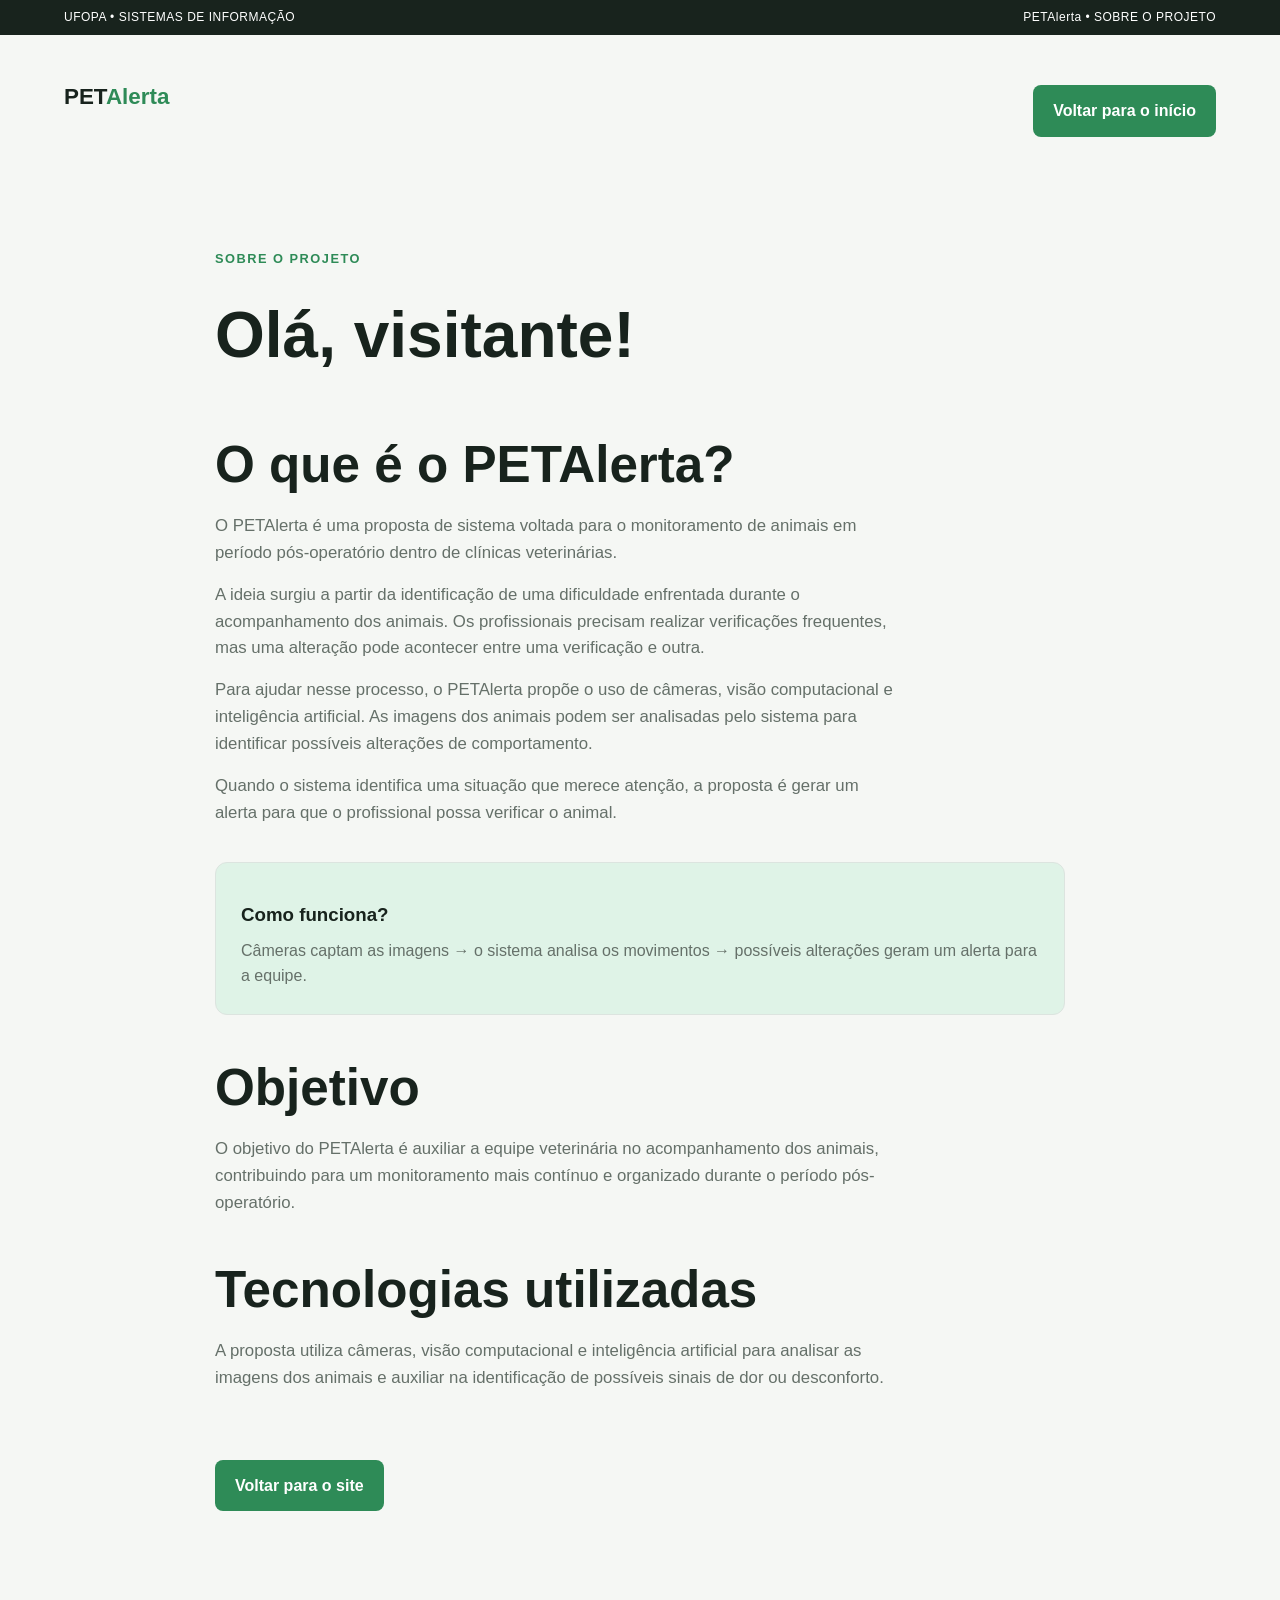
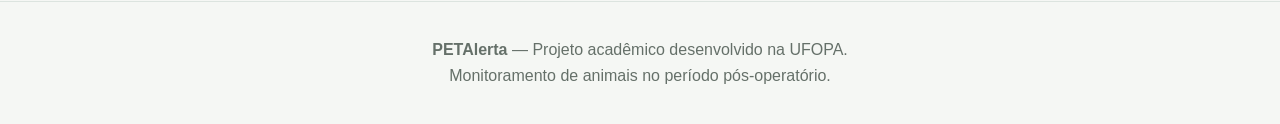
<file: Avaliação_01/projeto.html>
<!DOCTYPE html>
<html lang="pt-BR">

<head>
    <!-- Define a codificação -->
    <meta charset="UTF-8">
    <!-- Adapta para celular -->
    <meta name="viewport" content="width=device-width, initial-scale=1.0">
    <!-- Título -->
    <title>PETAlerta | Sobre o Projeto</title>
    <!-- Conecta o CSS -->
    <link rel="stylesheet" href="estilo.css">
</head>

<body>
    <!-- Barra superior -->
    <div class="barra-superior">
        <div>
            UFOPA • SISTEMAS DE INFORMAÇÃO
        </div>
        <div>
            PETAlerta • SOBRE O PROJETO
        </div>
    </div>

    <!-- Cabeçalho -->
    <header class="cabecalho">
        <!-- Logo -->
        <a href="index.html" class="logo">
            PET<span>Alerta</span>
        </a>
        <!-- Botão voltar -->
        <a href="index.html" class="botao-principal">
            Voltar para o início
        </a>
    </header>

    <!-- Conteúdo -->
    <main>
        <section class="secao pagina-projeto">
            <p class="etiqueta">
                SOBRE O PROJETO
            </p>

            <h1>
                Olá, <span id="nome"></span>!
            </h1>

            <h2>
                O que é o PETAlerta?
            </h2>

            <p class="texto-secao">
                O PETAlerta é uma proposta de sistema voltada para o
                monitoramento de animais em período pós-operatório
                dentro de clínicas veterinárias.
            </p>

            <p class="texto-secao">
                A ideia surgiu a partir da identificação de uma
                dificuldade enfrentada durante o acompanhamento dos
                animais. Os profissionais precisam realizar verificações
                frequentes, mas uma alteração pode acontecer entre
                uma verificação e outra.
            </p>

            <p class="texto-secao">
                Para ajudar nesse processo, o PETAlerta propõe o uso
                de câmeras, visão computacional e inteligência artificial.
                As imagens dos animais podem ser analisadas pelo sistema
                para identificar possíveis alterações de comportamento.
            </p>

            <p class="texto-secao">
                Quando o sistema identifica uma situação que merece
                atenção, a proposta é gerar um alerta para que o
                profissional possa verificar o animal.
            </p>

            <!-- Resumo -->
            <div class="card resumo-projeto">

                <h3>
                    Como funciona?
                </h3>
                <p>
                    Câmeras captam as imagens → o sistema analisa
                    os movimentos → possíveis alterações geram um
                    alerta para a equipe.
                </p>

            </div>


            <h2>
                Objetivo
            </h2>
            <p class="texto-secao">
                O objetivo do PETAlerta é auxiliar a equipe veterinária
                no acompanhamento dos animais, contribuindo para um
                monitoramento mais contínuo e organizado durante o
                período pós-operatório.
            </p>

            <h2>
                Tecnologias utilizadas
            </h2>

            <p class="texto-secao">
                A proposta utiliza câmeras, visão computacional e
                inteligência artificial para analisar as imagens
                dos animais e auxiliar na identificação de possíveis
                sinais de dor ou desconforto.
            </p>

            <!-- Botão -->
            <div class="voltar">

                <a href="index.html" class="botao-principal">
                    Voltar para o site
                </a>

            </div>

        </section>

    </main>

    <!-- Rodapé -->
    <footer class="rodape">

        <p>
            <strong>PETAlerta</strong> — Projeto acadêmico desenvolvido na UFOPA.
        </p>

        <p>
            Monitoramento de animais no período pós-operatório.
        </p>

    </footer>
    <!-- JavaScript da página -->
    <script>

        // Recupera o nome
        const nome = localStorage.getItem("nomeUsuario");

        // Mostra o nome
        document.getElementById("nome").textContent = nome || "visitante";

    </script>

</body>

</html>
</file>
<file: Atividade_aula_03/style.css>
/* CONFIGURAÇÕES DA PÁGINA */

body {
    margin: 0;
    padding: 30px;

    font-family: Arial, sans-serif;

    background-color: #f5f5ff;
    color: #333333;
}


/* CABEÇALHO */

.cabecalho {
    background-color: #7c00e8;

    border: 3px solid #3730a3;

    padding: 30px;

    text-align: center;

    color: white;
}

.cabecalho h1 {
    margin: 10px;
}

.cabecalho p {
    margin: 0;
}


/* CONTEÚDO */

.conteudo {
    background-color: white;

    border: 2px solid #c7d2fe;

    padding: 25px;

    margin-top: 25px;
}


/* SOBRE MIM */

.sobre {
    background-color: #f7f0fa;

    border: 2px solid #818cf8;

    padding: 20px;
}

.sobre h2 {
    color: #7c00e8;
}

.sobre p {
    font-size: 13px;

    line-height: 1.5;
}


/* DESTAQUE */

.destaque {
    color: #dc1744;

    font-weight: bold;
}


/* HABILIDADES */

.habilidades {
    background-color: #faf0fb;

    border: 2px solid #a78bfa;

    padding: 20px;

    margin-top: 25px;
}

.habilidades h2 {
    color: #7c00e8;
}

.habilidades p {
    font-size: 13px;
}


/* ETIQUETAS DAS HABILIDADES */

.habilidades span {
    display: inline-block;

    background-color: #7c00e8;

    color: white;

    border: 2px solid #5b21b6;

    padding: 8px;

    margin: 5px;

    font-size: 12px;
}


/* RODAPÉ */

.rodape {
    background-color: #26004d;

    color: white;

    padding: 20px;

    margin-top: 25px;

    text-align: center;
}

.rodape p {
    margin: 0;

    font-size: 12px;
}
</file>
<file: Atividade_aula_04/estilo.css>
* {
    margin: 0;
    padding: 0;
    box-sizing: border-box;
}


body {
    font-family: Arial, Helvetica, sans-serif;

    background-color: #f2f4f7;

    color: #222;

    min-height: 100vh;
}



/*CABEÇALHO*/

header {
    background-color: #063f8a;

    color: white;

    padding: 25px 20px;
}


.cabecalho {
    width: 90%;

    max-width: 1000px;

    margin: auto;

    display: flex;

    justify-content: space-between;

    align-items: center;
}



/* IDENTIDADE */

.identidade {
    display: flex;

    align-items: center;

    gap: 20px;
}


.logo {
    width: 135px;

    max-height: 75px;

    object-fit: contain;
}


.titulo {
    border-left: 1px solid #8d8d8d;

    padding-left: 20px;
}


.titulo h1 {
    margin-bottom: 5px;

    font-size: 28px;
}


.titulo p {
    color: #ccc;

    font-size: 14px;
}



/* CONTADOR */

.contador {
    background-color: #0098f0;

    border: 1px solid #00dbd0;

    border-radius: 10px;

    padding: 10px 18px;

    text-align: center;
}


.contador span {
    display: block;

    font-size: 24px;

    font-weight: bold;
}


.contador small {
    color: #00255e;
}



/* CONTEÚDO */

main {
    width: 90%;

    max-width: 1000px;

    margin: 30px auto;
}



/* CADASTRO */

.cadastro,
.painel {

    background-color: white;

    padding: 25px;

    border-radius: 12px;

    margin-bottom: 25px;

    box-shadow:
        0 3px 10px
        rgba(0, 0, 0, 0.08);
}


.cadastro h2,
.painel h2 {
    margin-bottom: 8px;
}


.cadastro p,
.painel p {
    color: #666;
}



/* FORMULÁRIO */

form {

    margin-top: 20px;

    display: grid;

    grid-template-columns: 1fr 1fr;

    gap: 18px;
}


.campo {

    display: flex;

    flex-direction: column;
}


.campo label {

    font-weight: bold;

    margin-bottom: 7px;
}


.campo input,
.campo select {

    padding: 12px;

    border: 1px solid #ccc;

    border-radius: 7px;

    font-size: 15px;

    outline: none;
}


.campo input:focus,
.campo select:focus {

    border-color: #00a9e8;
}


form button {

    grid-column: 1 / 3;

    padding: 13px;

    border: none;

    border-radius: 7px;

    background-color: #063f8a;

    color: white;

    font-size: 16px;

    font-weight: bold;

    cursor: pointer;
}


form button:hover {

    background-color: #037692;
}



/* TÍTULO DO PAINEL */

.titulo-lista {

    display: flex;

    justify-content: space-between;

    align-items: center;

    margin-bottom: 20px;
}


.botao-limpar {

    padding: 10px 15px;

    border: none;

    border-radius: 7px;

    background-color: #c0392b;

    color: white;

    cursor: pointer;
}


.botao-limpar:hover {

    background-color: #a93226;
}



/* KANBAN */

.kanban {

    display: grid;

    grid-template-columns:
        repeat(3, 1fr);

    gap: 18px;

    align-items: start;
}


.coluna {

    background-color: #f8f9fa;

    border: 1px solid #ddd;

    border-radius: 10px;

    min-height: 400px;

    overflow: hidden;
}


.cabecalho-coluna {

    padding: 15px;

    background-color: white;

    border-bottom: 1px solid #ddd;

    display: flex;

    justify-content: space-between;

    align-items: center;
}


.titulo-coluna {

    display: flex;

    align-items: center;

    gap: 8px;
}


.titulo-coluna h3 {

    font-size: 16px;
}


.bolinha {

    width: 10px;

    height: 10px;

    border-radius: 50%;
}


.azul {
    background-color: #00a9e8;
}


.amarelo {
    background-color: #ffd500;
}


.verde {
    background-color: #22c55e;
}


.quantidade {

    min-width: 25px;

    height: 25px;

    display: flex;

    justify-content: center;

    align-items: center;

    border-radius: 50%;

    background-color: #e5e7eb;

    font-size: 12px;

    font-weight: bold;
}



/* =========================
   ÁREA DAS TAREFAS
========================= */

.area-tarefas {

    min-height: 350px;

    padding: 12px;

    transition:
        background-color 0.2s;
}


.area-tarefas.arrastando-sobre {

    background-color: #eaf8ff;
}



/* =========================
   CARD DA TAREFA
========================= */

.tarefa {

    background-color: white;

    border: 1px solid #ddd;

    border-left: 4px solid transparent;

    border-radius: 7px;

    padding: 15px;

    margin-bottom: 12px;

    cursor: grab;

    box-shadow:
        0 2px 5px
        rgba(0, 0, 0, 0.05);

    transition:
        transform 0.2s,
        box-shadow 0.2s;
}


/* COR DA FAIXA DE ACORDO COM O STATUS */

.tarefa.status-a-fazer {

    border-left-color: #00a9e8;

}


.tarefa.status-em-execucao {

    border-left-color: #ffd500;

}


.tarefa.status-finalizado {

    border-left-color: #22c55e;

}


.tarefa:hover {

    transform: translateY(-2px);

    box-shadow:
        0 5px 12px
        rgba(0, 0, 0, 0.08);
}


.tarefa:active {

    cursor: grabbing;
}


.tarefa.arrastando {

    opacity: 0.5;

    transform: rotate(2deg);
}


.tarefa h4 {

    margin-bottom: 10px;

    font-size: 16px;
}


.informacao {

    font-size: 13px;

    color: #6b7280;

    margin-bottom: 6px;
}


.informacao strong {

    color: #222;
}



/*  PRIORIDADE */

.prioridade {

    display: inline-block;

    padding: 4px 8px;

    border-radius: 5px;

    font-size: 11px;

    font-weight: bold;

    margin-top: 5px;
}


.prioridade-alta {

    background-color: #ffe2f1;

    color: #c20e70;
}


.prioridade-media {

    background-color: #fff4c7;

    color: #8a6900;
}


.prioridade-baixa {

    background-color: #dcfce7;

    color: #166534;
}



/* BOTÃO EXCLUIR */

.botao-excluir {

    margin-top: 10px;

    padding: 7px 12px;

    border: none;

    border-radius: 5px;

    background-color: #f3f4f6;

    color: #6b7280;

    cursor: pointer;
}


.botao-excluir:hover {

    background-color: #ffe2f1;

    color: #c20e70;
}



/* MENSAGEM */

.mensagem-vazia {

    text-align: center;

    padding: 25px;

    color: #999;
}



/* RODAPÉ */

footer {

    text-align: center;

    padding: 25px;

    color: #777;
}



/* RESPONSIVIDADE */

@media (max-width: 800px) {

    form {

        grid-template-columns: 1fr;
    }


    form button {

        grid-column: 1;
    }


    .kanban {

        grid-template-columns: 1fr;
    }


    .coluna {

        min-height: 200px;
    }


    .area-tarefas {

        min-height: 120px;
    }


    .identidade {

        gap: 12px;
    }


    .logo {

        width: 100px;
    }


    .titulo h1 {

        font-size: 22px;
    }

}


@media (max-width: 600px) {

    .cabecalho {

        flex-direction: column;

        align-items: flex-start;

        gap: 15px;
    }


    .contador {

        width: 100%;
    }


    .titulo-lista {

        flex-direction: column;

        align-items: flex-start;

        gap: 15px;
    }

}
</file>
<file: Atividade_Catalogo_Interativo - VF_STORE/css/style.css>
/* Base e identidade visual */
:root {
  --paper: #f2f0e8;
  --ink: #171914;
  --muted: #77796f;
  --line: #d8d7ce;
  --blue: #254be8;
  --lime: #d8f36a;
  --white: #fffefa;
  --mono: "DM Mono", monospace;
  --sans: "Manrope", Arial, sans-serif;
}

* { box-sizing: border-box; }
html { scroll-behavior: smooth; }
body {
  margin: 0;
  background: var(--paper);
  color: var(--ink);
  font-family: var(--sans);
  -webkit-font-smoothing: antialiased;
}
button, input, select { font: inherit; }
button { cursor: pointer; }
a { color: inherit; text-decoration: none; }
.hidden { display: none !important; }
.sr-only {
  position: absolute; width: 1px; height: 1px; padding: 0; margin: -1px;
  overflow: hidden; clip: rect(0, 0, 0, 0); white-space: nowrap; border: 0;
}

.page-shell { max-width: 1600px; margin: 0 auto; padding: 0 5.3%; }
.topbar {
  min-height: 86px; display: flex; align-items: center; justify-content: space-between;
  border-bottom: 1px solid var(--line);
}
.brand { display: inline-flex; align-items: center; gap: 10px; }
.brand-mark {
  display: grid; place-items: center; width: 34px; height: 34px; border-radius: 50%;
  background: var(--blue); color: white; font-size: 17px; font-weight: 800;
}
.brand-mark span { color: var(--lime); }
.brand-name { font-size: 19px; font-weight: 800; letter-spacing: -1.1px; }
.topbar-note, .eyebrow, .catalog-caption, .results-line, .sort-control > span,
.search-form button, .view-button, .category-chip, .art-label, .intro-index,
.footer > p, .modal-kicker, .product-category, .product-number, .modal-meta-label {
  font-family: var(--mono); letter-spacing: .08em;
}
.topbar-note { font-size: 10px; color: var(--muted); }
.favorites-shortcut {
  border: 0; background: transparent; display: flex; align-items: center; gap: 9px;
  font-size: 12px; font-weight: 700; padding: 10px 0;
}
.shortcut-dot { width: 8px; height: 8px; background: var(--lime); border: 1px solid var(--ink); border-radius: 50%; }
.favorite-count { color: var(--blue); }

.intro-section {
  min-height: 410px; display: grid; grid-template-columns: 1.2fr .8fr 55px;
  align-items: center; position: relative; border-bottom: 1px solid var(--line); overflow: hidden;
}
.intro-copy { padding: 54px 0 65px; position: relative; z-index: 1; }
.eyebrow { display: flex; align-items: center; gap: 10px; color: var(--muted); font-size: 10px; }
.eyebrow-line { width: 24px; height: 1px; background: var(--blue); }
h1 { font-size: clamp(48px, 6.5vw, 92px); line-height: .99; letter-spacing: -.085em; margin: 27px 0 22px; font-weight: 800; }
h1 span { color: var(--blue); }
.intro-description { max-width: 390px; color: #62645b; font-size: 14px; line-height: 1.8; }
.intro-art { height: 320px; position: relative; display: grid; place-items: center; }
.art-orbit { position: absolute; border: 1px solid var(--blue); border-radius: 50%; transform: rotate(-28deg); }
.orbit-one { width: 230px; height: 145px; }
.orbit-two { width: 165px; height: 260px; transform: rotate(42deg); border-color: #a8b5ed; }
.art-core {
  width: 118px; height: 118px; display: grid; place-items: center; border-radius: 50%;
  background: var(--lime); border: 1px solid var(--ink); font-size: 31px; font-weight: 800;
  letter-spacing: -.09em; transform: rotate(-12deg); box-shadow: 8px 8px 0 var(--blue);
}
.art-label { position: absolute; font-size: 8px; line-height: 1.6; }
.label-top { top: 32px; right: 6%; }
.label-bottom { bottom: 30px; left: 12%; }
.art-cross { position: absolute; color: var(--blue); font-size: 34px; top: 35%; right: 2%; }
.intro-index { display: flex; flex-direction: column; align-items: center; gap: 9px; font-size: 9px; color: var(--muted); writing-mode: vertical-rl; }

.catalog-section { padding: 74px 0 95px; }
.catalog-heading { display: flex; align-items: end; justify-content: space-between; margin-bottom: 34px; }
.catalog-heading .eyebrow { margin-bottom: 14px; }
h2 { margin: 0; font-size: clamp(29px, 4vw, 48px); letter-spacing: -.07em; line-height: 1.05; }
.heading-period { color: var(--blue); }
.catalog-caption { font-size: 9px; color: var(--muted); line-height: 1.8; text-align: right; }

.catalog-toolbar { display: flex; gap: 24px; align-items: center; justify-content: space-between; }
.search-form {
  height: 54px; max-width: 570px; flex: 1; display: flex; align-items: center;
  border: 1px solid var(--ink); background: var(--white); padding: 0 6px 0 16px;
}
.search-symbol { color: var(--blue); font-size: 25px; margin-right: 10px; transform: rotate(-20deg); }
.search-form input { min-width: 0; flex: 1; border: 0; outline: 0; background: transparent; font-size: 12px; color: var(--ink); }
.search-form input::placeholder { color: #99998f; }
.search-form button, .primary-button {
  border: 0; background: var(--blue); color: white; padding: 13px 17px;
  font-size: 9px; font-weight: 500; letter-spacing: .08em;
}
.search-form button span { color: var(--lime); margin-left: 8px; }
.view-controls { display: flex; align-items: center; gap: 22px; }
.view-button { border: 0; background: transparent; padding: 12px 0; color: var(--muted); font-size: 9px; }
.view-button.active { color: var(--ink); border-bottom: 2px solid var(--blue); }
.view-button span { color: var(--blue); margin-left: 4px; }

.filter-row { display: flex; justify-content: space-between; align-items: center; gap: 18px; margin: 25px 0 19px; }
.category-list { display: flex; flex-wrap: wrap; gap: 8px; }
.category-chip {
  border: 1px solid var(--line); background: transparent; padding: 9px 13px;
  border-radius: 30px; font-size: 9px; color: #696b62; text-transform: uppercase;
}
.category-chip.active { background: var(--lime); border-color: var(--ink); color: var(--ink); }
.sort-control { display: flex; align-items: center; gap: 10px; white-space: nowrap; }
.sort-control > span { font-size: 8px; color: var(--muted); }
.sort-control select { border: 0; background: transparent; color: var(--ink); font-size: 11px; outline: 0; }
.results-line { display: flex; justify-content: space-between; border-top: 1px solid var(--line); padding: 15px 0; color: var(--muted); font-size: 9px; }
.results-line p { margin: 0; }
.results-code { color: #a2a298; }

.product-grid { display: grid; grid-template-columns: repeat(4, minmax(0, 1fr)); gap: 34px 18px; }
.product-card { min-width: 0; position: relative; }
.product-image-wrap {
  height: 255px; position: relative; display: grid; place-items: center; overflow: hidden;
  background: #e8e6dc; border: 1px solid transparent; transition: border-color .2s, transform .2s;
}
.product-card:nth-child(4n + 2) .product-image-wrap { background: #e4e8f7; }
.product-card:nth-child(4n + 3) .product-image-wrap { background: #e8edcf; }
.product-card:nth-child(4n) .product-image-wrap { background: #e9e2dc; }
.product-card:hover .product-image-wrap { border-color: var(--blue); }
.product-image { width: 78%; height: 78%; object-fit: contain; mix-blend-mode: multiply; transition: transform .35s ease; }
.product-card:hover .product-image { transform: scale(1.06) rotate(-2deg); }
.product-number { position: absolute; left: 13px; top: 13px; color: #77796f; font-size: 8px; }
.favorite-button {
  position: absolute; right: 12px; top: 10px; width: 32px; height: 32px; display: grid; place-items: center;
  border: 1px solid rgba(23,25,20,.2); border-radius: 50%; background: rgba(255,254,250,.8);
  color: var(--ink); font-size: 17px; line-height: 1;
}
.favorite-button.is-favorite { background: var(--lime); border-color: var(--ink); }
.product-info { padding: 14px 2px 0; }
.product-category { font-size: 8px; color: var(--muted); text-transform: uppercase; }
.product-title { font-size: 13px; line-height: 1.45; font-weight: 700; margin: 7px 0 12px; min-height: 38px; }
.product-bottom { display: flex; align-items: center; justify-content: space-between; gap: 8px; }
.product-price { font-size: 14px; font-weight: 800; letter-spacing: -.04em; }
.product-rating { color: #77796f; font-family: var(--mono); font-size: 9px; }
.product-open {
  display: block; width: 100%; text-align: left; border: 0; background: transparent; padding: 0; color: inherit;
}
.product-open:focus-visible, button:focus-visible, input:focus-visible, select:focus-visible { outline: 2px solid var(--blue); outline-offset: 3px; }

.status-message { min-height: 190px; display: flex; align-items: center; justify-content: center; gap: 13px; color: var(--muted); font-size: 12px; }
.loader { width: 18px; height: 18px; border: 2px solid var(--line); border-top-color: var(--blue); border-radius: 50%; animation: spin .8s linear infinite; }
.loading-pulse { color: var(--blue); }
@keyframes spin { to { transform: rotate(360deg); } }
.empty-state, .error-state { text-align: center; padding: 75px 15px; }
.empty-icon { font-size: 40px; color: var(--blue); }
.empty-state h3, .error-state h3 { font-size: 23px; letter-spacing: -.05em; margin: 12px 0; }
.empty-state p, .error-state p { color: var(--muted); font-size: 12px; line-height: 1.7; }
.text-action { margin-top: 12px; border: 0; background: transparent; color: var(--blue); font: 10px var(--mono); }
.error-state .eyebrow { justify-content: center; }
.primary-button { margin-top: 12px; }

.footer { min-height: 100px; border-top: 1px solid var(--line); display: flex; align-items: center; justify-content: space-between; gap: 20px; }
.footer-brand { font-size: 19px; font-weight: 800; letter-spacing: -1px; }
.footer-brand span { color: var(--blue); }
.footer > p { color: var(--muted); font-size: 8px; }

.modal-backdrop {
  position: fixed; inset: 0; z-index: 10; display: grid; place-items: center; padding: 22px;
  background: rgba(19,21,17,.62); backdrop-filter: blur(5px);
}
.product-modal { width: min(850px, 100%); max-height: 90vh; overflow: auto; position: relative; background: var(--paper); }
.modal-close {
  position: absolute; z-index: 2; right: 15px; top: 15px; width: 38px; height: 38px;
  border: 1px solid var(--ink); border-radius: 50%; background: var(--paper); font-size: 24px;
}
.modal-content { display: grid; grid-template-columns: 1fr 1fr; min-height: 440px; }
.modal-image-panel { display: grid; place-items: center; padding: 45px; background: #e7e6dc; }
.modal-image-panel img { width: 100%; max-height: 350px; object-fit: contain; mix-blend-mode: multiply; }
.modal-details { padding: 65px 42px 40px; display: flex; flex-direction: column; align-items: flex-start; }
.modal-kicker { color: var(--muted); font-size: 9px; }
.modal-details h2 { font-size: 34px; margin: 20px 0 14px; }
.modal-price { color: var(--blue); font-size: 24px; font-weight: 800; }
.modal-description { color: #66685f; font-size: 12px; line-height: 1.8; margin: 18px 0 22px; }
.modal-meta { display: flex; gap: 22px; margin-top: auto; padding-top: 20px; border-top: 1px solid var(--line); width: 100%; }
.modal-meta-label { display: block; color: var(--muted); font-size: 8px; margin-bottom: 6px; }
.modal-meta strong { font-size: 12px; }
.modal-favorite { margin-top: 24px; border: 1px solid var(--ink); background: var(--lime); padding: 13px 17px; font: 10px var(--mono); }

@media (max-width: 900px) {
  .page-shell { padding: 0 4%; }
  .intro-section { grid-template-columns: 1fr .7fr 30px; min-height: 350px; }
  .intro-art { transform: scale(.85); }
  .product-grid { grid-template-columns: repeat(3, minmax(0, 1fr)); }
  .product-image-wrap { height: 230px; }
}
@media (max-width: 650px) {
  .topbar { min-height: 70px; }
  .topbar-note { display: none; }
  .intro-section { grid-template-columns: 1fr 32px; min-height: auto; }
  .intro-copy { padding: 55px 0 45px; }
  .intro-art { display: none; }
  h1 { font-size: clamp(48px, 13vw, 70px); }
  .intro-description { max-width: 310px; font-size: 12px; }
  .catalog-section { padding: 55px 0 65px; }
  .catalog-heading { align-items: start; gap: 15px; }
  .catalog-caption { display: none; }
  .catalog-toolbar { flex-direction: column; align-items: stretch; gap: 12px; }
  .search-form { max-width: none; }
  .view-controls { justify-content: flex-start; }
  .filter-row { align-items: flex-start; flex-direction: column; }
  .sort-control { align-self: flex-end; }
  .product-grid { grid-template-columns: repeat(2, minmax(0, 1fr)); gap: 27px 12px; }
  .product-image-wrap { height: clamp(155px, 48vw, 230px); }
  .product-title { font-size: 11px; }
  .footer { flex-wrap: wrap; padding: 23px 0; }
  .footer > p { width: calc(50% - 10px); margin: 0; }
  .footer-credit { text-align: right; }
  .modal-content { grid-template-columns: 1fr; }
  .modal-image-panel { min-height: 230px; padding: 35px; }
  .modal-image-panel img { max-height: 190px; }
  .modal-details { padding: 30px 25px; }
  .modal-details h2 { font-size: 28px; margin: 12px 0; }
}
</file>
<file: Avaliação_01/estilo.css>
/* Remove margens padrão */
* {
    margin: 0;
    padding: 0;
    box-sizing: border-box;
}


/* Rolagem suave */
html {
    scroll-behavior: smooth;
}


/* Cores principais */
:root {
    --fundo: #f5f7f4;
    --superficie: #ffffff;
    --texto: #18231d;
    --texto-suave: #657069;
    --verde: #2e8b57;
    --verde-claro: #dff3e7;
    --borda: #dce4df;
}


/* Estilo geral */
body {
    font-family: Arial, Helvetica, sans-serif;
    background: var(--fundo);
    color: var(--texto);
    line-height: 1.6;
    transition: 0.3s;
}


/* Modo escuro */
body.modo-escuro {
    --fundo: #101613;
    --superficie: #18211c;
    --texto: #edf5ef;
    --texto-suave: #b2beb6;
    --verde: #69c78e;
    --verde-claro: #203c2b;
    --borda: #304139;
}


/* Barra superior */
.barra-superior {
    width: 100%;
    padding: 8px 5%;

    background: #18231d;
    color: white;

    display: flex;
    justify-content: space-between;
    align-items: center;

    font-size: 0.75rem;
    letter-spacing: 0.5px;
}


/* Barra no modo escuro */
body.modo-escuro .barra-superior {
    background: #0a0e0c;
}


/* Cabeçalho */
.cabecalho {
    width: 90%;
    max-width: 1180px;
    margin: auto;
    padding: 22px 0;

    display: flex;
    align-items: center;
    justify-content: space-between;

    gap: 20px;
}


/* Logo */
.logo {
    color: var(--texto);
    font-size: 1.4rem;
    font-weight: 800;
    text-decoration: none;
}


/* Cor da logo */
.logo span {
    color: var(--verde);
}


/* Menu */
.menu {
    display: flex;
    gap: 24px;
}


/* Links */
.menu a {
    color: var(--texto-suave);
    text-decoration: none;
}


/* Efeito dos links */
.menu a:hover {
    color: var(--verde);
}


/* Botão do tema */
.botao-tema {
    border: 1px solid var(--borda);
    background: var(--superficie);
    color: var(--texto);

    padding: 9px 14px;
    border-radius: 20px;

    cursor: pointer;
}


/* Hero */
.hero,
.secao {
    width: 90%;
    max-width: 1180px;
    margin: auto;
    padding: 90px 0;
}


/* Hero em duas colunas */
.hero {
    min-height: 650px;

    display: grid;
    grid-template-columns: 1fr 1fr;

    align-items: center;

    gap: 60px;
}


/* Etiquetas */
.etiqueta {
    color: var(--verde);

    font-size: 0.8rem;
    font-weight: bold;

    letter-spacing: 1.5px;

    margin-bottom: 15px;
}


/* Título principal */
.hero h1 {
    font-size: clamp(2.5rem, 6vw, 5rem);

    line-height: 1.02;

    margin-bottom: 25px;
}


/* Texto */
.descricao,
.texto-secao {
    color: var(--texto-suave);

    max-width: 680px;

    font-size: 1.05rem;
}


/* Botão principal */
.botao-principal {
    display: inline-block;

    margin-top: 28px;

    border: none;
    border-radius: 8px;

    padding: 13px 20px;

    background: var(--verde);
    color: white;

    font-weight: bold;
    text-decoration: none;

    cursor: pointer;
}


/* Imagem principal */
.imagem-principal {
    position: relative;

    background: var(--superficie);

    border: 1px solid var(--borda);

    border-radius: 18px;

    padding: 12px;

    box-shadow: 0 18px 50px rgba(0, 0, 0, 0.08);
}


/* Foto da baia */
.imagem-principal img {
    width: 100%;
    height: 430px;

    object-fit: cover;

    border-radius: 12px;

    display: block;
}


/* Legenda */
.legenda-imagem {
    padding: 12px 5px 3px;

    color: var(--texto-suave);

    font-size: 0.9rem;
}


/* Títulos */
h2 {
    font-size: clamp(2rem, 4vw, 3.5rem);

    line-height: 1.1;

    margin-bottom: 20px;
}


/* Cards */
.cards {
    margin-top: 35px;

    display: grid;

    grid-template-columns: repeat(3, 1fr);

    gap: 18px;
}


/* Card */
.card {
    background: var(--superficie);

    border: 1px solid var(--borda);

    border-radius: 12px;

    padding: 25px;
}


/* Número */
.numero {
    color: var(--verde);

    font-weight: bold;
}


/* Título dos cards */
.card h3 {
    margin: 12px 0 8px;
}


/* Texto dos cards */
.card p {
    color: var(--texto-suave);
}


/* Seção da solução */
.destaque {
    background: var(--verde-claro);

    border-radius: 20px;

    padding-left: 6%;
    padding-right: 6%;
}


/* Passos */
.passos {
    margin-top: 35px;

    display: grid;

    gap: 15px;
}


/* Cada passo */
.passo {
    display: flex;

    gap: 18px;

    align-items: flex-start;

    padding: 18px;

    background: var(--superficie);

    border-radius: 10px;
}


/* Número dos passos */
.passo > span {
    color: var(--verde);

    font-weight: bold;
}


/* Imagem da tecnologia */
.imagem-tecnologia {
    position: relative;

    margin-top: 40px;

    max-width: 900px;
}


/* Foto do cachorro */
.imagem-tecnologia img {
    width: 100%;

    max-height: 550px;

    object-fit: contain;

    display: block;

    border-radius: 15px;

    background: var(--superficie);

    border: 1px solid var(--borda);
}


/* Marcador */
.marcador {
    position: absolute;

    top: 25px;
    left: 25px;

    background: var(--superficie);

    color: var(--texto);

    padding: 10px 15px;

    border-radius: 8px;

    border: 1px solid var(--borda);

    font-size: 0.9rem;
}


/* Ponto do marcador */
.marcador span {
    color: var(--verde);
}


/* Quatro cards */
.funcionalidades {
    grid-template-columns: repeat(4, 1fr);
}


/* Ícones */
.icone {
    width: 42px;
    height: 42px;

    border-radius: 50%;

    background: var(--verde-claro);

    color: var(--verde);

    display: grid;

    place-items: center;

    font-weight: bold;
}


/* Centraliza interação */
.interacao {
    text-align: center;
}


/* Centraliza texto */
.interacao .texto-secao {
    margin: auto;
}


/* Formulário */
.formulario {
    max-width: 550px;

    margin: 25px auto 0;

    display: flex;

    gap: 10px;
}


/* Campo */
.formulario input {
    flex: 1;

    border: 1px solid var(--borda);

    background: var(--superficie);

    color: var(--texto);

    border-radius: 8px;

    padding: 13px;

    outline: none;
}


/* Mensagem */
.mensagem {
    min-height: 30px;

    margin-top: 18px;

    color: var(--verde);

    font-weight: bold;
}


/* Página do projeto */
.pagina-projeto {
    max-width: 850px;
}


/* Título da página */
.pagina-projeto h1 {
    font-size: clamp(2.5rem, 5vw, 4rem);

    margin-bottom: 50px;
}


/* Títulos internos */
.pagina-projeto h2 {
    margin-top: 45px;
}


/* Texto da página */
.pagina-projeto .texto-secao {
    margin-top: 15px;
}


/* Resumo */
.resumo-projeto {
    margin-top: 35px;

    background: var(--verde-claro);
}


/* Botão voltar */
.voltar {
    margin-top: 40px;
}


/* Rodapé */
.rodape {
    padding: 35px 5%;

    text-align: center;

    color: var(--texto-suave);

    border-top: 1px solid var(--borda);
}


/* Responsividade */
@media (max-width: 850px) {

    .barra-superior {
        flex-direction: column;

        gap: 3px;

        text-align: center;
    }


    .hero {
        grid-template-columns: 1fr;

        gap: 40px;
    }


    .menu {
        display: none;
    }


    .cards,
    .funcionalidades {
        grid-template-columns: 1fr;
    }


    .formulario {
        flex-direction: column;
    }


    .imagem-principal img {
        height: 300px;
    }


    .cabecalho {
        flex-wrap: wrap;
    }

}
</file>
